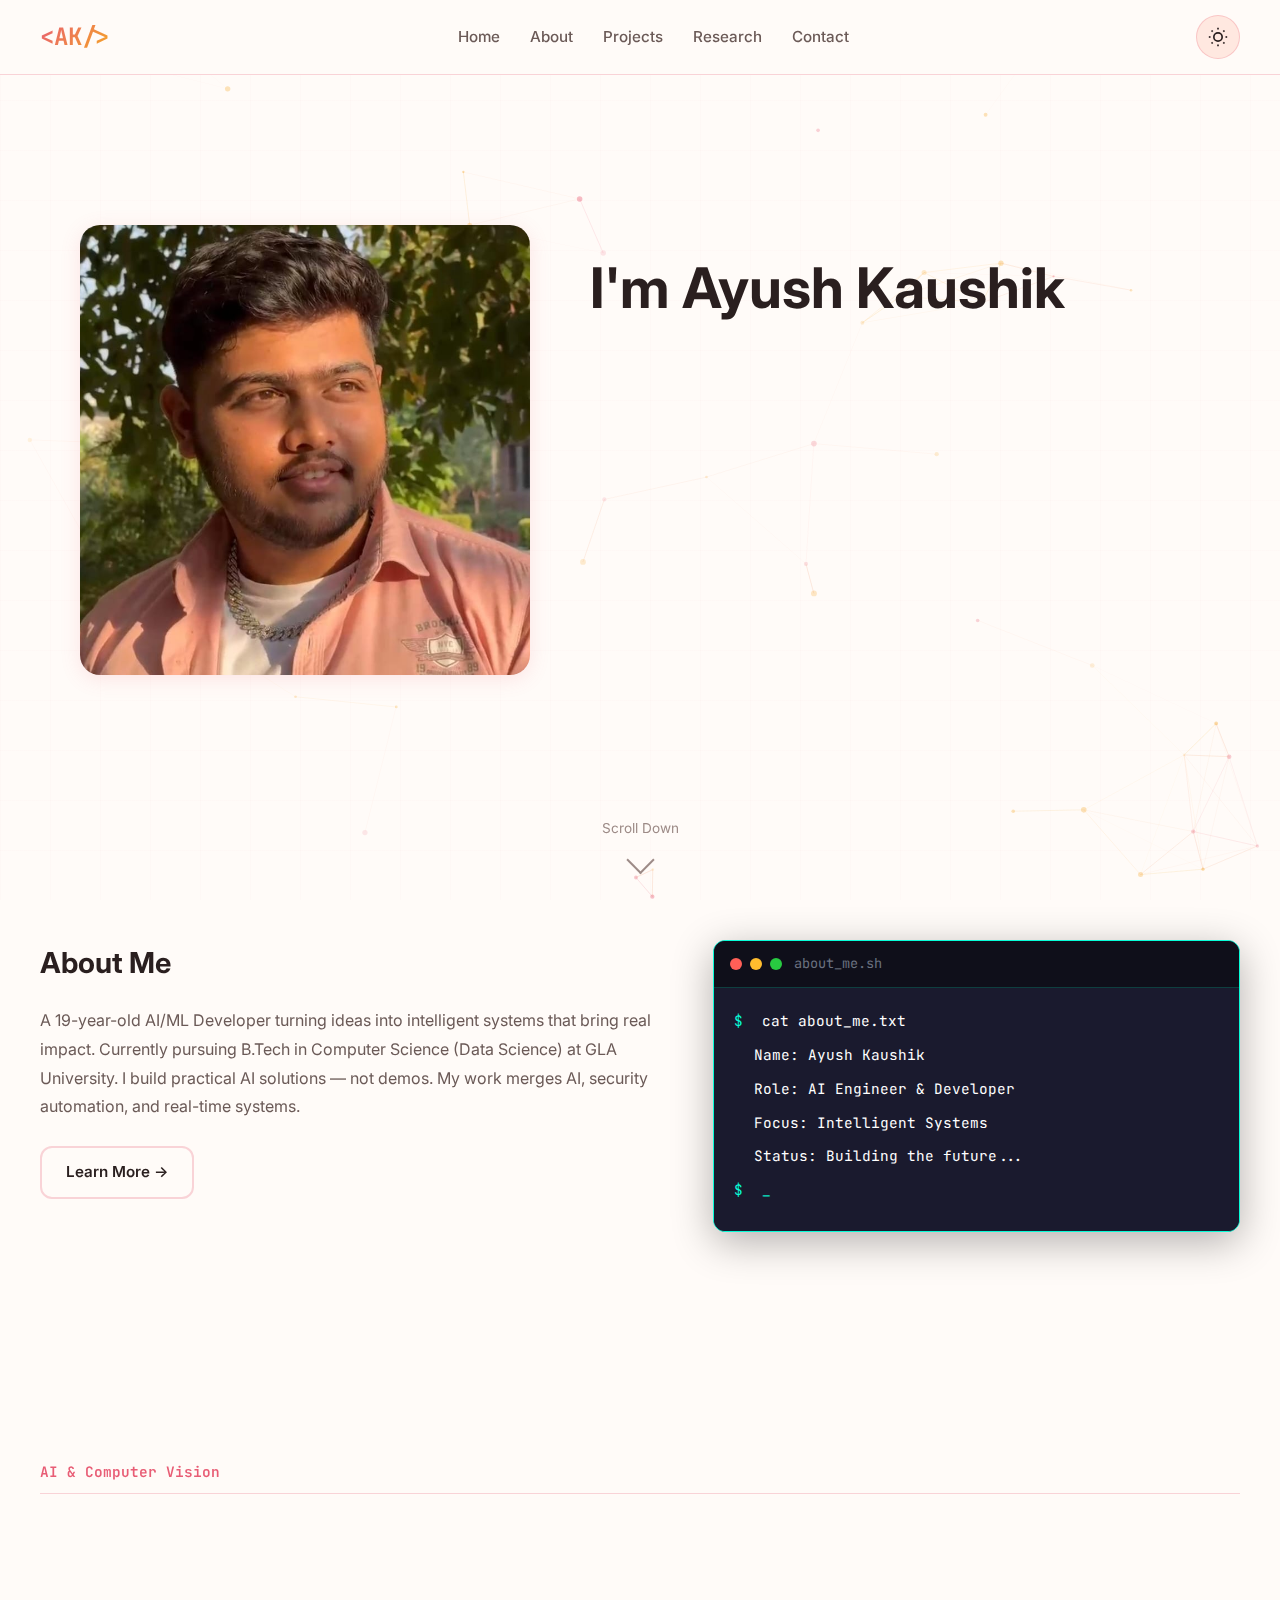
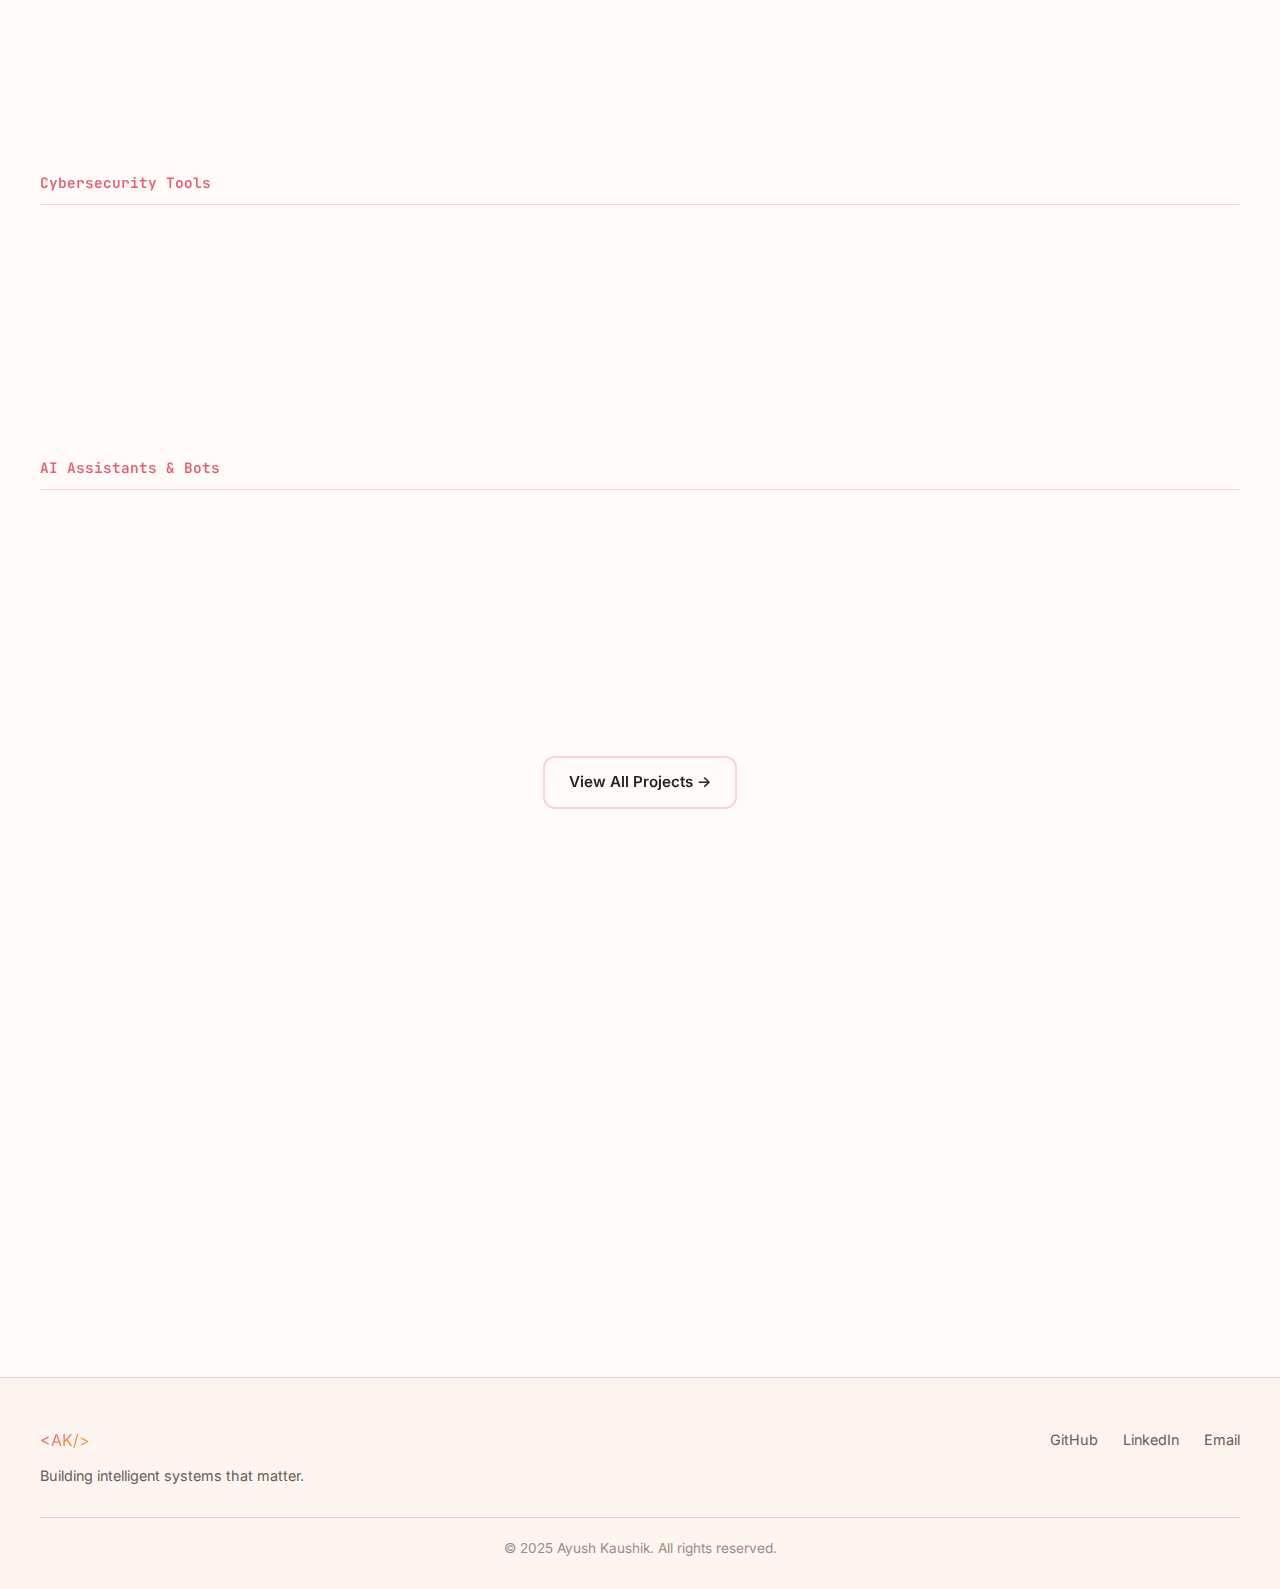
<file: index.html>
<!DOCTYPE html>
<html lang="en" data-theme="light">
<head>
    <meta charset="UTF-8">
    <meta name="viewport" content="width=device-width, initial-scale=1.0">
    <title>Ayush Kaushik | AI Engineer & Developer</title>
    <meta name="description" content="Portfolio of Ayush Kaushik - AI Engineer, Developer, and Data Science Student specializing in intelligent systems and ethical security research.">
    <link rel="preconnect" href="https://fonts.googleapis.com">
    <link rel="preconnect" href="https://fonts.gstatic.com" crossorigin>
    <link href="https://fonts.googleapis.com/css2?family=Orbitron:wght@400;500;600;700&family=Exo+2:wght@300;400;600&family=JetBrains+Mono:wght@400;600&display=swap" rel="stylesheet">
    <link href="https://fonts.googleapis.com/css2?family=Inter:wght@300;400;500;600;700&family=JetBrains+Mono:wght@400;500;600&display=swap" rel="stylesheet">
    <link rel="stylesheet" href="styles.css">
</head>
<body>
    <div class="bg-grid"></div>
    <canvas id="particles"></canvas>
    <div class="cursor-glow" id="cursor-glow"></div>

    <nav class="navbar">
        <div class="nav-brand">
            <a href="index.html" style="text-decoration: none;"><span class="brand-text">&lt;AK/&gt;</span></a>
        </div>
        <div class="nav-links">
            <a href="index.html">Home</a>
            <a href="about.html">About</a>
            <a href="projects.html">Projects</a>
            <a href="research.html">Research</a>
            <a href="contact.html">Contact</a>
        </div>
        <div class="nav-actions">
            <button class="theme-toggle" id="theme-toggle" aria-label="Toggle theme">
                <svg class="sun-icon" width="20" height="20" viewBox="0 0 24 24" fill="none" stroke="currentColor" stroke-width="2">
                    <circle cx="12" cy="12" r="5"></circle>
                    <line x1="12" y1="1" x2="12" y2="3"></line>
                    <line x1="12" y1="21" x2="12" y2="23"></line>
                    <line x1="4.22" y1="4.22" x2="5.64" y2="5.64"></line>
                    <line x1="18.36" y1="18.36" x2="19.78" y2="19.78"></line>
                    <line x1="1" y1="12" x2="3" y2="12"></line>
                    <line x1="21" y1="12" x2="23" y2="12"></line>
                    <line x1="4.22" y1="19.78" x2="5.64" y2="18.36"></line>
                    <line x1="18.36" y1="5.64" x2="19.78" y2="4.22"></line>
                </svg>
                <svg class="moon-icon" width="20" height="20" viewBox="0 0 24 24" fill="none" stroke="currentColor" stroke-width="2">
                    <path d="M21 12.79A9 9 0 1 1 11.21 3 7 7 0 0 0 21 12.79z"></path>
                </svg>
            </button>
            <button class="mobile-menu-btn" aria-label="Toggle menu">
                <span></span>
                <span></span>
                <span></span>
            </button>
        </div>
    </nav>

    <!-- Hero Section -->
    <section class="hero">
        <div class="hero-content">
            <div class="hero-image-container">
                <div class="hero-image-wrapper" id="hero-image">
                    <img src="Ak-light.png" alt="Ayush Kaushik - Light Mode" class="hero-img hero-img-light">
                    <img src="Ak-dark.png" alt="Ayush Kaushik - Dark Mode" class="hero-img hero-img-dark">
                    <div class="image-glow"></div>
                </div>
            </div>
            <div class="hero-text">
                <p class="hero-subtitle">// Hello, World!</p>
                <h1 class="hero-title">
                    I'm <span class="glitch-text" data-text="Ayush Kaushik">Ayush Kaushik</span>
                </h1>
                <div class="hero-role">
                    <span class="role-badge">AI Engineer</span>
                    <span class="role-divider">|</span>
                    <span class="role-badge">Developer</span>
                    <span class="role-divider">|</span>
                    <span class="role-badge">Security enthusiast</span>
                </div>
                <p class="hero-description">
                    AI/ML developer and emerging cybersecurity enthusiast, building intelligent
                    systems and practical tools that automate complex tasks. Driven to create
                    real-world solutions that combine smart engineering with secure design.
                </p>
                <!-- Typing roles animation -->
                <div class="hero-typing-roles">
                    <span class="typing-prefix">></span> <span id="typing-roles"></span><span class="typing-cursor"></span>
                </div>
                <div class="hero-cta">
                    <a href="projects.html" class="btn btn-primary">
                        <span>View Projects</span>
                        <svg width="20" height="20" viewBox="0 0 24 24" fill="none" stroke="currentColor" stroke-width="2">
                            <line x1="5" y1="12" x2="19" y2="12"></line>
                            <polyline points="12 5 19 12 12 19"></polyline>
                        </svg>
                    </a>
                    <a href="contact.html" class="btn btn-secondary">Get In Touch</a>
                </div>
                <div class="social-links">
                    <a href="https://github.com/Ak10604" target="_blank" class="social-link" aria-label="GitHub">
                        <svg viewBox="0 0 24 24" fill="currentColor" width="22" height="22"><path d="M12 0c-6.626 0-12 5.373-12 12 0 5.302 3.438 9.8 8.207 11.387.599.111.793-.261.793-.577v-2.234c-3.338.726-4.033-1.416-4.033-1.416-.546-1.387-1.333-1.756-1.333-1.756-1.089-.745.083-.729.083-.729 1.205.084 1.839 1.237 1.839 1.237 1.07 1.834 2.807 1.304 3.492.997.107-.775.418-1.305.762-1.604-2.665-.305-5.467-1.334-5.467-5.931 0-1.311.469-2.381 1.236-3.221-.124-.303-.535-1.524.117-3.176 0 0 1.008-.322 3.301 1.23.957-.266 1.983-.399 3.003-.404 1.02.005 2.047.138 3.006.404 2.291-1.552 3.297-1.23 3.297-1.23.653 1.653.242 2.874.118 3.176.77.84 1.235 1.911 1.235 3.221 0 4.609-2.807 5.624-5.479 5.921.43.372.823 1.102.823 2.222v3.293c0 .319.192.694.801.576 4.765-1.589 8.199-6.086 8.199-11.386 0-6.627-5.373-12-12-12z"/></svg>
                    </a>
                    <a href="https://www.linkedin.com/in/ayush-kaushik10604" target="_blank" class="social-link" aria-label="LinkedIn">
                        <svg viewBox="0 0 24 24" fill="currentColor" width="22" height="22"><path d="M19 0h-14c-2.761 0-5 2.239-5 5v14c0 2.761 2.239 5 5 5h14c2.762 0 5-2.239 5-5v-14c0-2.761-2.238-5-5-5zm-11 19h-3v-11h3v11zm-1.5-12.268c-.966 0-1.75-.79-1.75-1.764s.784-1.764 1.75-1.764 1.75.79 1.75 1.764-.783 1.764-1.75 1.764zm13.5 12.268h-3v-5.604c0-3.368-4-3.113-4 0v5.604h-3v-11h3v1.765c1.396-2.586 7-2.777 7 2.476v6.759z"/></svg>
                    </a>
                    <a href="mailto:sunny14kaushik7@gmail.com" class="social-link" aria-label="Email">
                        <svg width="22" height="22" viewBox="0 0 24 24" fill="none" stroke="currentColor" stroke-width="2">
                            <path d="M4 4h16c1.1 0 2 .9 2 2v12c0 1.1-.9 2-2 2H4c-1.1 0-2-.9-2-2V6c0-1.1.9-2 2-2z"></path>
                            <polyline points="22,6 12,13 2,6"></polyline>
                        </svg>
                    </a>
                </div>
            </div>
        </div>
        <div class="scroll-indicator" id="scroll-down">
            <span>Scroll Down</span>
            <div class="scroll-arrow"></div>
        </div>
    </section>

    <!-- Quick About + Terminal side by side -->
    <section class="section compact-section">
        <div class="container">
            <div class="quick-about-section">
                <div class="quick-about-text">
                    <h2>About Me</h2>
                    <p>
                        A 19-year-old AI/ML Developer turning ideas into intelligent systems that bring real impact. 
                        Currently pursuing B.Tech in Computer Science (Data Science) at GLA University. 
                        I build practical AI solutions — not demos. My work merges AI, security automation, 
                        and real-time systems.
                    </p>
                    <a href="about.html" class="btn btn-secondary">Learn More →</a>
                </div>
                <div class="terminal-window">
                    <div class="terminal-header">
                        <div class="terminal-buttons">
                            <span class="terminal-btn red"></span>
                            <span class="terminal-btn yellow"></span>
                            <span class="terminal-btn green"></span>
                        </div>
                        <span class="terminal-title">about_me.sh</span>
                    </div>
                    <div class="terminal-body">
                        <p><span class="terminal-prompt">$</span> cat about_me.txt</p>
                        <p class="terminal-output">Name: Ayush Kaushik</p>
                        <p class="terminal-output">Role: AI Engineer & Developer</p>
                        <p class="terminal-output">Focus: Intelligent Systems</p>
                        <p class="terminal-output">Status: Building the future...</p>
                        <p><span class="terminal-prompt">$</span> <span class="terminal-cursor">_</span></p>
                    </div>
                </div>
            </div>
        </div>
    </section>

    <!-- Projects directly with 3 of each type, reduced gaps -->
    <section class="section">
        <div class="container">
            <h2 class="section-title">
                <span class="title-decorator">&lt;</span>
                Projects
                <span class="title-decorator">/&gt;</span>
            </h2>

            <!-- AI & Computer Vision -->
            <div class="project-category-header">
                <span class="category-tag">AI & Computer Vision</span>
            </div>
            <div class="projects-grid-compact">
                <article class="project-card-mini" data-tilt>
                    <div class="project-card-inner">
                        <div class="project-icon-mini">
                            <svg width="24" height="24" viewBox="0 0 24 24" fill="none" stroke="currentColor" stroke-width="2">
                                <path d="M20 21v-2a4 4 0 0 0-4-4H8a4 4 0 0 0-4 4v2"></path>
                                <circle cx="12" cy="7" r="4"></circle>
                            </svg>
                        </div>
                        <h3>FaceTrack Attendance</h3>
                        <p>Face recognition attendance with ID mapping</p>
                        <div class="mini-tags"><span>Python</span><span>OpenCV</span></div>
                        <a href="https://github.com/Ak10604/FaceTrack-Smart-Attendance-System" target="_blank" class="card-link-overlay"></a>
                    </div>
                </article>
                <article class="project-card-mini" data-tilt>
                    <div class="project-card-inner">
                        <div class="project-icon-mini">
                            <svg width="24" height="24" viewBox="0 0 24 24" fill="none" stroke="currentColor" stroke-width="2">
                                <rect x="3" y="11" width="18" height="11" rx="2" ry="2"></rect>
                                <path d="M7 11V7a5 5 0 0 1 10 0v4"></path>
                            </svg>
                        </div>
                        <h3>Human and object deetection and recognition</h3>
                        <p>Human and object deetection and recognition via OpenCV and pre trained dataset </p>
                        <div class="mini-tags"><span>Python</span><span>OpenCV</span></div>
                        <a href="https://github.com/Ak10604/Human-and-Object-Detection-CV" target="_blank" class="card-link-overlay"></a>
                    </div>
                </article>
                <article class="project-card-mini" data-tilt>
                    <div class="project-card-inner">
                        <div class="project-icon-mini">
                            <svg width="24" height="24" viewBox="0 0 24 24" fill="none" stroke="currentColor" stroke-width="2">
                                <path d="M1 12s4-8 11-8 11 8 11 8-4 8-11 8-11-8-11-8z"></path>
                                <circle cx="12" cy="12" r="3"></circle>
                            </svg>
                        </div>
                        <h3>Virtual Hand Controlable cursor </h3>
                        <p>Control cursor with just hand moments    </p>
                        <div class="mini-tags"><span>Python</span><span>MediaPipe</span></div>
                        <a href="https://github.com/Ak10604/Virtual-Hand-Control" target="_blank" class="card-link-overlay"></a>
                    </div>
                </article>
            </div>

            <!-- Cybersecurity -->
            <div class="project-category-header">
                <span class="category-tag">Cybersecurity Tools</span>
            </div>
            <div class="projects-grid-compact">
                <article class="project-card-mini" data-tilt>
                    <div class="project-card-inner">
                        <div class="project-icon-mini">
                            <svg width="24" height="24" viewBox="0 0 24 24" fill="none" stroke="currentColor" stroke-width="2">
                                <path d="M21 16V8a2 2 0 0 0-1-1.73l-7-4a2 2 0 0 0-2 0l-7 4A2 2 0 0 0 3 8v8a2 2 0 0 0 1 1.73l7 4a2 2 0 0 0 2 0l7-4A2 2 0 0 0 21 16z"></path>
                            </svg>
                        </div>
                        <h3>PassToKey PBKDF2 Based Key Generator</h3>
                        <p>Python tool that derives cryptographic keys from passwords using PBKDF2 with HMAC-SHA256. </p>
                        <div class="mini-tags"><span>Python</span><span>cryptography</span></div>
                        <a href="https://github.com/Ak10604/PassToKey-PBKDF2-Based-Key-Generator" target="_blank" class="card-link-overlay"></a>
                    </div>
                </article>
                <article class="project-card-mini" data-tilt>
                    <div class="project-card-inner">
                        <div class="project-icon-mini">
                            <svg width="24" height="24" viewBox="0 0 24 24" fill="none" stroke="currentColor" stroke-width="2">
                                <rect x="3" y="11" width="18" height="11" rx="2" ry="2"></rect>
                                <path d="M7 11V7a5 5 0 0 1 10 0v4"></path>
                            </svg>
                        </div>
                        <h3>Password Analyzer</h3>
                        <p> Password Strength Checker</p>
                        <div class="mini-tags"><span>Python</span><span>Security</span></div>
                        <a href="https://github.com/Ak10604/Password-Strength-Checker" target="_blank" class="card-link-overlay"></a>
                    </div>
                </article>
                <article class="project-card-mini" data-tilt>
                    <div class="project-card-inner">
                        <div class="project-icon-mini">
                            <svg width="24" height="24" viewBox="0 0 24 24" fill="none" stroke="currentColor" stroke-width="2">
                                <circle cx="12" cy="12" r="10"></circle>
                                <path d="M9.09 9a3 3 0 0 1 5.83 1c0 2-3 3-3 3"></path>
                                <line x1="12" y1="17" x2="12.01" y2="17"></line>
                            </svg>
                        </div>
                        <h3>Encrypt or decrypt files</h3>
                        <p>tool to encrypt or decrypt files and folders using AES encryption with password protection. </p>
                        <div class="mini-tags"><span>Python</span><span>BASE64</span></div>
                        <a href="https://github.com/Ak10604/encrypt-decrypt-folder-tool" target="_blank" class="card-link-overlay"></a>
                    </div>
                </article>
            </div>

            <!-- AI Assistants -->
            <div class="project-category-header">
                <span class="category-tag">AI Assistants & Bots</span>
            </div>
            <div class="projects-grid-compact">
                <article class="project-card-mini" data-tilt>
                    <div class="project-card-inner">
                        <div class="project-icon-mini">
                            <svg width="24" height="24" viewBox="0 0 24 24" fill="none" stroke="currentColor" stroke-width="2">
                                <path d="M21 15a2 2 0 0 1-2 2H7l-4 4V5a2 2 0 0 1 2-2h14a2 2 0 0 1 2 2z"></path>
                            </svg>
                        </div>
                        <h3>Dexa AI Assistant</h3>
                        <p>An voice controlable customizable AI assistant for desktop usage </p>
                        <div class="mini-tags"><span>Python</span><span>OpenCV</span></div>
                        <a href="https://github.com/Ak10604/DexaAI-Desktop-Assistant" target="_blank" class="card-link-overlay"></a>
                    </div>
                </article>
                <article class="project-card-mini" data-tilt>
                    <div class="project-card-inner">
                        <div class="project-icon-mini">
                            <svg width="24" height="24" viewBox="0 0 24 24" fill="none" stroke="currentColor" stroke-width="2">
                                <circle cx="12" cy="12" r="10"></circle>
                                <line x1="2" y1="12" x2="22" y2="12"></line>
                                <path d="M12 2a15.3 15.3 0 0 1 4 10 15.3 15.3 0 0 1-4 10 15.3 15.3 0 0 1-4-10 15.3 15.3 0 0 1 4-10z"></path>
                            </svg>
                        </div>
                        <h3>Smart-Siksha — AI Personal Teacher</h3>
                        <p>Automated chat responses</p>
                        <div class="mini-tags"><span>Python</span><span>Flask</span></div>
                        <a href="https://github.com/Ak10604/Smart-siksha_Ai-personal-teacher" target="_blank" class="card-link-overlay"></a>
                    </div>
                </article>
                <article class="project-card-mini" data-tilt>
                    <div class="project-card-inner">
                        <div class="project-icon-mini">
                            <svg width="24" height="24" viewBox="0 0 24 24" fill="none" stroke="currentColor" stroke-width="2">
                                <rect x="2" y="3" width="20" height="14" rx="2" ry="2"></rect>
                                <line x1="8" y1="21" x2="16" y2="21"></line>
                                <line x1="12" y1="17" x2="12" y2="21"></line>
                            </svg>
                        </div>
                        <h3>Tracktive AI Competitor Tracker</h3>
                        <p>Track your Competition easily live and fast with detailed reports </p>
                        <div class="mini-tags"><span>Python</span><span>Speech</span><span>Flask</span></div>
                        <a href="https://github.com/Ak10604/-Tracktive-AI-Competitor-Tracker/tree/main" target="_blank" class="card-link-overlay"></a>
                    </div>
                </article>
            </div>

            <div class="section-more">
                <a href="projects.html" class="btn btn-secondary">View All Projects →</a>
            </div>
        </div>
    </section>

    <!-- Achievements with Ak.png in each -->
    <section class="section">
        <div class="container">
            <h2 class="section-title">
                <span class="title-decorator">&lt;</span>
                Achievements
                <span class="title-decorator">/&gt;</span>
            </h2>

            <div class="achievements-showcase">
                <div class="achievement-item" data-tilt>
                    <div class="achievement-image-slot">
                        <img src="image.png" alt="Ayush Kaushik">
                    </div>
                    <div class="achievement-info">
                        <span class="achievement-badge">2024</span>
                        <h3>Hackathon Winner</h3>
                        <p>College Hackathon winner</p>
                    </div>
                </div>
                <div class="achievement-item" data-tilt>
                    <div class="achievement-image-slot">
                        <img src="adobe.png" alt="Ayush Kaushik">
                    </div>
                    <div class="achievement-info">
                        <span class="achievement-badge">2024</span>
                        <h3>Adobe Hackathon</h3>
                        <p>Adobe India Hackathon</p>
                    </div>
                </div>
                <div class="achievement-item" data-tilt>
                    <div class="achievement-image-slot">
                        <img src="image copy.png" alt="Ayush Kaushik">
                    </div>
                    <div class="achievement-info">
                        <span class="achievement-badge">2025</span>
                        <h3>National Hackathon Participant</h3>
                        <p>HackaTone - IIT Delhi And more</p>
                    </div>
                </div>
                <div class="achievement-item" data-tilt>
                    <div class="achievement-image-slot">
                        <img src="image copy 2.png" alt="Ayush Kaushik">
                    </div>
                    <div class="achievement-info">
                        <span class="achievement-badge">2025</span>
                        <h3>Applied AI/ML Development</h3>
                        <p>Intelligent system implementation</p>
                    </div>
                </div>
            </div>
        </div>
    </section>

    <footer class="footer">
        <div class="container">
            <div class="footer-content">
                <div class="footer-brand">
                    <a href="index.html" style="text-decoration: none;"><span class="brand-text">&lt;AK/&gt;</span></a>
                    <p>Building intelligent systems that matter.</p>
                </div>
                <div class="footer-links">
                    <a href="https://github.com/Ak10604" target="_blank">GitHub</a>
                    <a href="https://www.linkedin.com/in/ayush-kaushik10604" target="_blank">LinkedIn</a>
                    <a href="mailto:sunny14kaushik7@gmail.com">Email</a>
                </div>
            </div>
            <div class="footer-bottom">
                <p>&copy; 2025 Ayush Kaushik. All rights reserved.</p>
            </div>
        </div>
    </footer>

    <script src="script.js"></script>
</body>
</html>
</file>
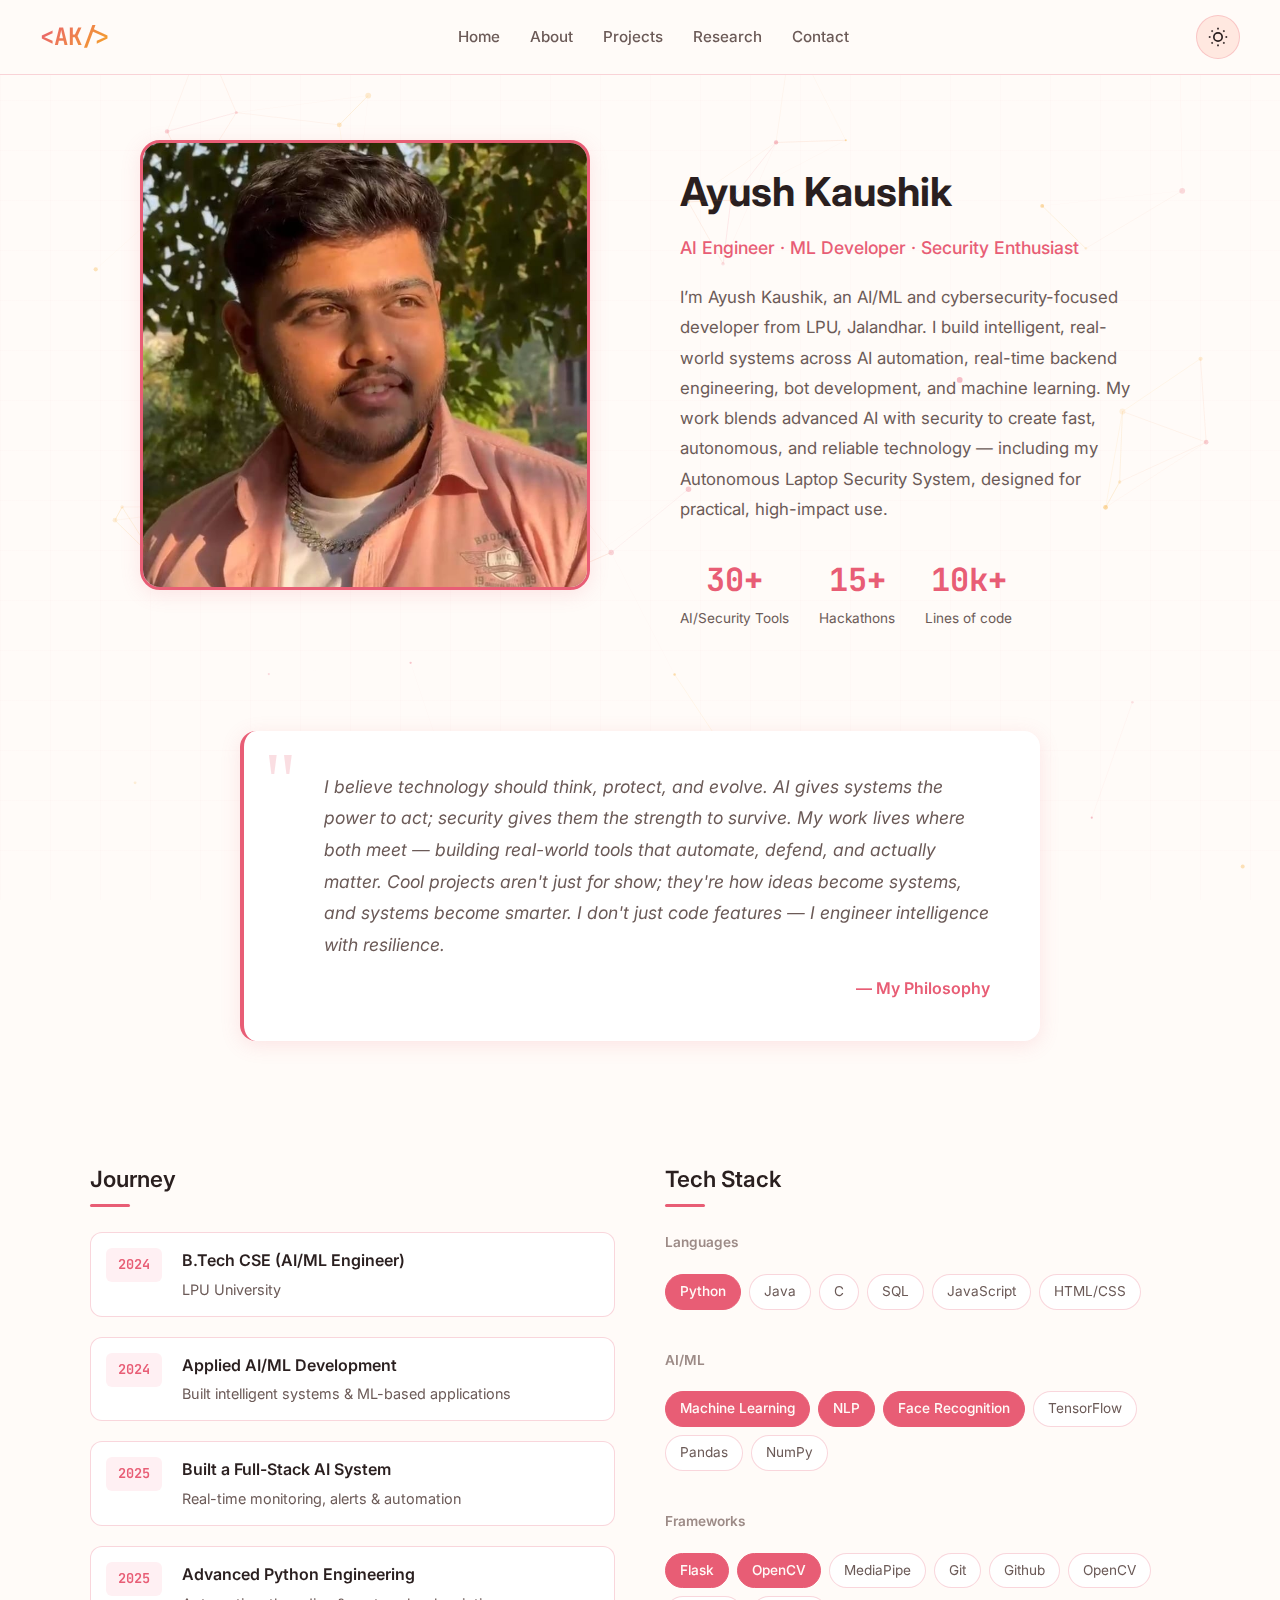
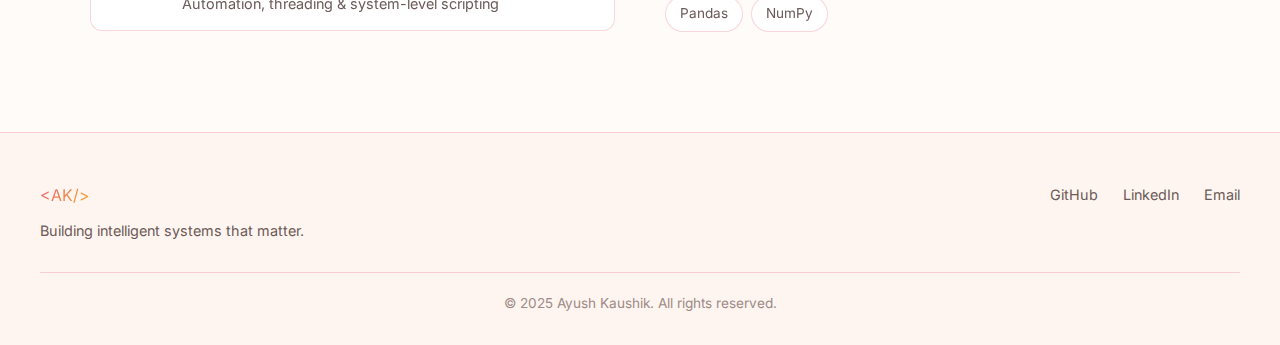
<file: about.html>
<!DOCTYPE html>
<html lang="en" data-theme="light">
<head>
    <meta charset="UTF-8">
    <meta name="viewport" content="width=device-width, initial-scale=1.0">
    <title>About Me | Ayush Kaushik</title>
    <link rel="preconnect" href="https://fonts.googleapis.com">
    <link rel="preconnect" href="https://fonts.gstatic.com" crossorigin>
    <link href="https://fonts.googleapis.com/css2?family=Inter:wght@300;400;500;600;700&family=JetBrains+Mono:wght@400;500;600&display=swap" rel="stylesheet">
    <link rel="stylesheet" href="styles.css">
<!-- Google tag (gtag.js) -->
    <script async src="https://www.googletagmanager.com/gtag/js?id=G-7B1DYNPPPF"></script>
    <script>
      window.dataLayer = window.dataLayer || [];
      function gtag(){dataLayer.push(arguments);}
      gtag('js', new Date());

      gtag('config', 'G-7B1DYNPPPF');
    </script>
</head>
    
<body>
    <div class="bg-grid"></div>
    <canvas id="particles"></canvas>
    <div class="cursor-glow" id="cursor-glow"></div>

    <nav class="navbar">
        <div class="nav-brand">
            <a href="index.html" style="text-decoration: none;"><span class="brand-text">&lt;AK/&gt;</span></a>
        </div>
        <div class="nav-links">
            <a href="index.html">Home</a>
            <a href="about.html">About</a>
            <a href="projects.html">Projects</a>
            <a href="research.html">Research</a>
            <a href="contact.html">Contact</a>
        </div>
        <div class="nav-actions">
            <button class="theme-toggle" id="theme-toggle" aria-label="Toggle theme">
                <svg class="sun-icon" width="20" height="20" viewBox="0 0 24 24" fill="none" stroke="currentColor" stroke-width="2">
                    <circle cx="12" cy="12" r="5"></circle>
                    <line x1="12" y1="1" x2="12" y2="3"></line>
                    <line x1="12" y1="21" x2="12" y2="23"></line>
                    <line x1="4.22" y1="4.22" x2="5.64" y2="5.64"></line>
                    <line x1="18.36" y1="18.36" x2="19.78" y2="19.78"></line>
                    <line x1="1" y1="12" x2="3" y2="12"></line>
                    <line x1="21" y1="12" x2="23" y2="12"></line>
                    <line x1="4.22" y1="19.78" x2="5.64" y2="18.36"></line>
                    <line x1="18.36" y1="5.64" x2="19.78" y2="4.22"></line>
                </svg>
                <svg class="moon-icon" width="20" height="20" viewBox="0 0 24 24" fill="none" stroke="currentColor" stroke-width="2">
                    <path d="M21 12.79A9 9 0 1 1 11.21 3 7 7 0 0 0 21 12.79z"></path>
                </svg>
            </button>
            <button class="mobile-menu-btn" aria-label="Toggle menu">
                <span></span>
                <span></span>
                <span></span>
            </button>
        </div>
    </nav>

    <!-- Redesigned About Hero: Image left, intro + stats right -->
    <section class="about-hero-redesign">
        <div class="container">
            <div class="about-main-grid">
                <!-- Left: Image -->
                <div class="about-image-side">
                    <div class="about-image-wrapper">
                        <img src="Ak-dark.png" alt="Ayush Kaushik" class="about-profile-img theme-image" data-light="Ak-light.png" data-dark="Ak-dark.png">
                        <div class="about-image-glow"></div>
                    </div>
                </div>
                
                <!-- Right: Intro + Stats -->
                <div class="about-text-side">
                    <h1 class="about-name">Ayush Kaushik</h1>
                    <p class="about-role">AI Engineer · ML Developer · Security Enthusiast</p>
                    <p class="about-description">
                        I’m Ayush Kaushik, an AI/ML and cybersecurity-focused developer from LPU, Jalandhar.
                        I build intelligent, real-world systems across AI automation, real-time backend engineering, bot development, and machine learning.
                        My work blends advanced AI with security to create fast, autonomous, and reliable technology — including my Autonomous Laptop Security System, designed for practical, high-impact use.
                    </p>
                    
                    <!-- Stats under intro -->
                    <div class="about-stats-row">
                        <div class="about-stat-item">
                            <span class="about-stat-num">30+</span>
                            <span class="about-stat-label">AI/Security Tools</span>
                        </div>
                        <div class="about-stat-item">
                            <span class="about-stat-num">15+</span>
                            <span class="about-stat-label">Hackathons</span>
                        </div>
                            <div class="about-stat-item">
                            <span class="about-stat-num">10k+</span>
                            <span class="about-stat-label">Lines of code</span>
                        </div>

                    </div>
                </div>
            </div>
        </div>
    </section>

    <!-- Philosophy Quote (Book Style) -->
    <section class="section compact-section">
        <div class="container">
            <div class="book-quote">
                <div class="book-quote-mark">"</div>
                <blockquote>
                    I believe technology should think, protect, and evolve.
                    AI gives systems the power to act; security gives them the strength to survive.
                    My work lives where both meet — building real-world tools that automate, defend, and actually matter.
                    Cool projects aren't just for show; they're how ideas become systems, and systems become smarter.
                    I don't just code features — I engineer intelligence with resilience.
                </blockquote>
                <cite>— My Philosophy</cite>
            </div>
        </div>
    </section>

    <!-- Two column: Journey left, Tech Stack right with proper CSS -->
    <section class="section">
        <div class="container">
            <div class="journey-tech-row">
                <!-- Journey Column -->
                <div class="journey-column">
                    <h3 class="column-title">Journey</h3>
                    <div class="journey-list">
                        <div class="journey-entry">
                            <span class="journey-year">2024</span>
                            <div class="journey-details">
                                <h4>B.Tech CSE (AI/ML Engineer)</h4>
                                <p>LPU University </p>
                            </div>
                        </div>
                        <div class="journey-entry">
                            <span class="journey-year">2024</span>
                            <div class="journey-details">
                                <h4>Applied AI/ML Development</h4>
                                <p>Built intelligent systems & ML-based applications</p>
                            </div>
                        </div>
                        <div class="journey-entry">
                            <span class="journey-year">2025</span>
                            <div class="journey-details">
                                <h4>Built a Full-Stack AI System</h4>
                                <p>Real-time monitoring, alerts & automation</p>
                            </div>
                        </div>
                        <div class="journey-entry">
                            <span class="journey-year">2025</span>
                            <div class="journey-details">
                                <h4>Advanced Python Engineering</h4>
                                <p>Automation, threading & system-level scripting</p>
                            </div>
                        </div>
                    </div>
                </div>

                <!-- Tech Stack Column -->
                <div class="tech-column">
                    <h3 class="column-title">Tech Stack</h3>
                    <div class="tech-stack-list">
                        <div class="tech-row">
                            <span class="tech-label">Languages</span>
                            <div class="tech-tags">
                                <span class="tech-tag highlight">Python</span>
                                <span class="tech-tag">Java</span>
                                <span class="tech-tag">C</span>
                                <span class="tech-tag">SQL</span>
                                <span class="tech-tag">JavaScript</span>
                                <span class="tech-tag">HTML/CSS</span>
                            </div>
                        </div>
                        <div class="tech-row">
                            <span class="tech-label">AI/ML</span>
                            <div class="tech-tags">
                                <span class="tech-tag highlight">Machine Learning</span>
                                <span class="tech-tag highlight">NLP</span>
                                <span class="tech-tag highlight">Face Recognition</span>
                                <span class="tech-tag">TensorFlow</span>
                                <span class="tech-tag">Pandas</span>
                                <span class="tech-tag">NumPy</span>
                            </div>
                        </div>
                        <div class="tech-row">
                            <span class="tech-label">Frameworks</span>
                            <div class="tech-tags">
                                <span class="tech-tag highlight">Flask</span>
                                <span class="tech-tag highlight">OpenCV</span>
                                <span class="tech-tag">MediaPipe</span>
                                <span class="tech-tag">Git</span>
                                <span class="tech-tag">Github</span>
                                <span class="tech-tag">OpenCV</span>
                                <span class="tech-tag">Pandas</span>
                                <span class="tech-tag">NumPy</span>
                            </div>
                        </div>

                    </div>
                </div>
            </div>
        </div>
    </section>

    <footer class="footer">
        <div class="container">
            <div class="footer-content">
                <div class="footer-brand">
                    <a href="index.html" style="text-decoration: none;"><span class="brand-text">&lt;AK/&gt;</span></a>
                    <p>Building intelligent systems that matter.</p>
                </div>
                <div class="footer-links">
                    <a href="https://github.com/Ak10604" target="_blank">GitHub</a>
                    <a href="https://www.linkedin.com/in/ayush-kaushik10604" target="_blank">LinkedIn</a>
                    <a href="mailto:sunny14kaushik7@gmail.com">Email</a>
                </div>
            </div>
            <div class="footer-bottom">
                <p>&copy; 2025 Ayush Kaushik. All rights reserved.</p>
            </div>
        </div>
    </footer>

    <script src="script.js"></script>
</body>
</html>
</file>
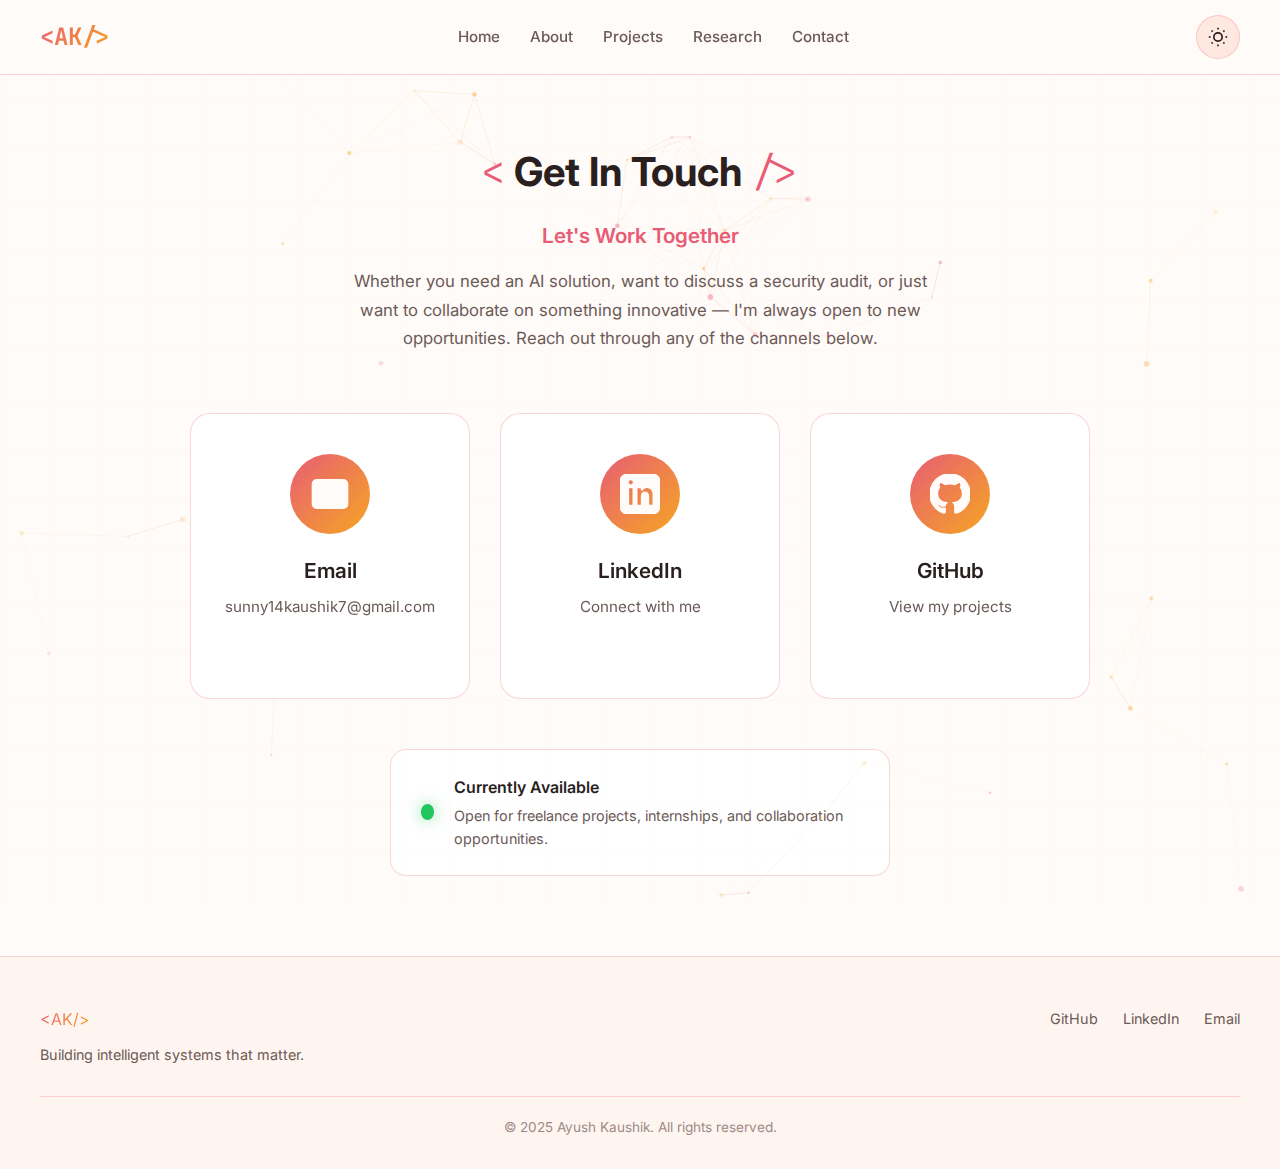
<file: contact.html>
<!DOCTYPE html>
<html lang="en" data-theme="light">
<head>
    <meta charset="UTF-8">
    <meta name="viewport" content="width=device-width, initial-scale=1.0">
    <title>Contact | Ayush Kaushik</title>
    <link rel="preconnect" href="https://fonts.googleapis.com">
    <link rel="preconnect" href="https://fonts.gstatic.com" crossorigin>
    <link href="https://fonts.googleapis.com/css2?family=Inter:wght@300;400;500;600;700&family=JetBrains+Mono:wght@400;500;600&display=swap" rel="stylesheet">
    <link rel="stylesheet" href="styles.css">
    <!-- Google tag (gtag.js) -->
<script async src="https://www.googletagmanager.com/gtag/js?id=G-7B1DYNPPPF"></script>
<script>
  window.dataLayer = window.dataLayer || [];
  function gtag(){dataLayer.push(arguments);}
  gtag('js', new Date());

  gtag('config', 'G-7B1DYNPPPF');
</script>
</head>
<body>
    <div class="bg-grid"></div>
    <canvas id="particles"></canvas>
    <div class="cursor-glow" id="cursor-glow"></div>

    <nav class="navbar">
        <div class="nav-brand">
            <a href="index.html" style="text-decoration: none;"><span class="brand-text">&lt;AK/&gt;</span></a>
        </div>
        <div class="nav-links">
            <a href="index.html">Home</a>
            <a href="about.html">About</a>
            <a href="projects.html">Projects</a>
            <a href="research.html">Research</a>
            <a href="contact.html">Contact</a>
        </div>
        <div class="nav-actions">
            <button class="theme-toggle" id="theme-toggle" aria-label="Toggle theme">
                <svg class="sun-icon" width="20" height="20" viewBox="0 0 24 24" fill="none" stroke="currentColor" stroke-width="2">
                    <circle cx="12" cy="12" r="5"></circle>
                    <line x1="12" y1="1" x2="12" y2="3"></line>
                    <line x1="12" y1="21" x2="12" y2="23"></line>
                    <line x1="4.22" y1="4.22" x2="5.64" y2="5.64"></line>
                    <line x1="18.36" y1="18.36" x2="19.78" y2="19.78"></line>
                    <line x1="1" y1="12" x2="3" y2="12"></line>
                    <line x1="21" y1="12" x2="23" y2="12"></line>
                    <line x1="4.22" y1="19.78" x2="5.64" y2="18.36"></line>
                    <line x1="18.36" y1="5.64" x2="19.78" y2="4.22"></line>
                </svg>
                <svg class="moon-icon" width="20" height="20" viewBox="0 0 24 24" fill="none" stroke="currentColor" stroke-width="2">
                    <path d="M21 12.79A9 9 0 1 1 11.21 3 7 7 0 0 0 21 12.79z"></path>
                </svg>
            </button>
            <button class="mobile-menu-btn" aria-label="Toggle menu">
                <span></span>
                <span></span>
                <span></span>
            </button>
        </div>
    </nav>

    <!-- Redesigned Contact Page with clickable cards -->
    <section class="contact-page">
        <div class="container">
            <div class="contact-header">
                <h1>
                    <span class="title-decorator">&lt;</span>
                    Get In Touch
                    <span class="title-decorator">/&gt;</span>
                </h1>
                <p class="contact-subtitle">Let's Work Together</p>
                <p class="contact-description">
                    Whether you need an AI solution, want to discuss a security audit, or just want to collaborate on something innovative — 
                    I'm always open to new opportunities. Reach out through any of the channels below.
                </p>
            </div>
            
            <!-- Clickable Contact Cards -->
            <div class="contact-cards-grid">
                <a href="mailto:sunny14kaushik7@gmail.com" class="contact-card" data-tilt>
                    <div class="contact-card-icon">
                        <svg width="40" height="40" viewBox="0 0 24 24" fill="none" stroke="currentColor" stroke-width="2">
                            <path d="M4 4h16c1.1 0 2 .9 2 2v12c0 1.1-.9 2-2 2H4c-1.1 0-2-.9-2-2V6c0-1.1.9-2 2-2z"></path>
                            <polyline points="22,6 12,13 2,6"></polyline>
                        </svg>
                    </div>
                    <h3 class="contact-card-title">Email</h3>
                    <p class="contact-card-value">sunny14kaushik7@gmail.com</p>
                    <span class="contact-card-action">Send Email →</span>
                </a>
                
                <a href="https://www.linkedin.com/in/ayush-kaushik10604" target="_blank" class="contact-card" data-tilt>
                    <div class="contact-card-icon">
                        <svg viewBox="0 0 24 24" fill="currentColor" width="40" height="40"><path d="M19 0h-14c-2.761 0-5 2.239-5 5v14c0 2.761 2.239 5 5 5h14c2.762 0 5-2.239 5-5v-14c0-2.761-2.238-5-5-5zm-11 19h-3v-11h3v11zm-1.5-12.268c-.966 0-1.75-.79-1.75-1.764s.784-1.764 1.75-1.764 1.75.79 1.75 1.764-.783 1.764-1.75 1.764zm13.5 12.268h-3v-5.604c0-3.368-4-3.113-4 0v5.604h-3v-11h3v1.765c1.396-2.586 7-2.777 7 2.476v6.759z"/></svg>
                    </div>
                    <h3 class="contact-card-title">LinkedIn</h3>
                    <p class="contact-card-value">Connect with me</p>
                    <span class="contact-card-action">View Profile →</span>
                </a>
                
                <a href="https://github.com/Ak10604" target="_blank" class="contact-card" data-tilt>
                    <div class="contact-card-icon">
                        <svg viewBox="0 0 24 24" fill="currentColor" width="40" height="40"><path d="M12 0c-6.626 0-12 5.373-12 12 0 5.302 3.438 9.8 8.207 11.387.599.111.793-.261.793-.577v-2.234c-3.338.726-4.033-1.416-4.033-1.416-.546-1.387-1.333-1.756-1.333-1.756-1.089-.745.083-.729.083-.729 1.205.084 1.839 1.237 1.839 1.237 1.07 1.834 2.807 1.304 3.492.997.107-.775.418-1.305.762-1.604-2.665-.305-5.467-1.334-5.467-5.931 0-1.311.469-2.381 1.236-3.221-.124-.303-.535-1.524.117-3.176 0 0 1.008-.322 3.301 1.23.957-.266 1.983-.399 3.003-.404 1.02.005 2.047.138 3.006.404 2.291-1.552 3.297-1.23 3.297-1.23.653 1.653.242 2.874.118 3.176.77.84 1.235 1.911 1.235 3.221 0 4.609-2.807 5.624-5.479 5.921.43.372.823 1.102.823 2.222v3.293c0 .319.192.694.801.576 4.765-1.589 8.199-6.086 8.199-11.386 0-6.627-5.373-12-12-12z"/></svg>
                    </div>
                    <h3 class="contact-card-title">GitHub</h3>
                    <p class="contact-card-value">View my projects</p>
                    <span class="contact-card-action">Explore Repos →</span>
                </a>
            </div>
            
            <!-- Availability Notice -->
            <div class="contact-availability-box">
                <div class="availability-indicator"></div>
                <div class="availability-text">
                    <h4>Currently Available</h4>
                    <p>Open for freelance projects, internships, and collaboration opportunities.</p>
                </div>
            </div>
        </div>
    </section>

    <footer class="footer">
        <div class="container">
            <div class="footer-content">
                <div class="footer-brand">
                    <a href="index.html" style="text-decoration: none;"><span class="brand-text">&lt;AK/&gt;</span></a>
                    <p>Building intelligent systems that matter.</p>
                </div>
                <div class="footer-links">
                    <a href="https://github.com/Ak10604" target="_blank">GitHub</a>
                    <a href="https://www.linkedin.com/in/ayush-kaushik10604" target="_blank">LinkedIn</a>
                    <a href="mailto:sunny14kaushik7@gmail.com">Email</a>
                </div>
            </div>
            <div class="footer-bottom">
                <p>&copy; 2025 Ayush Kaushik. All rights reserved.</p>
            </div>
        </div>
    </footer>

    <script src="script.js"></script>
</body>
</html>
</file>
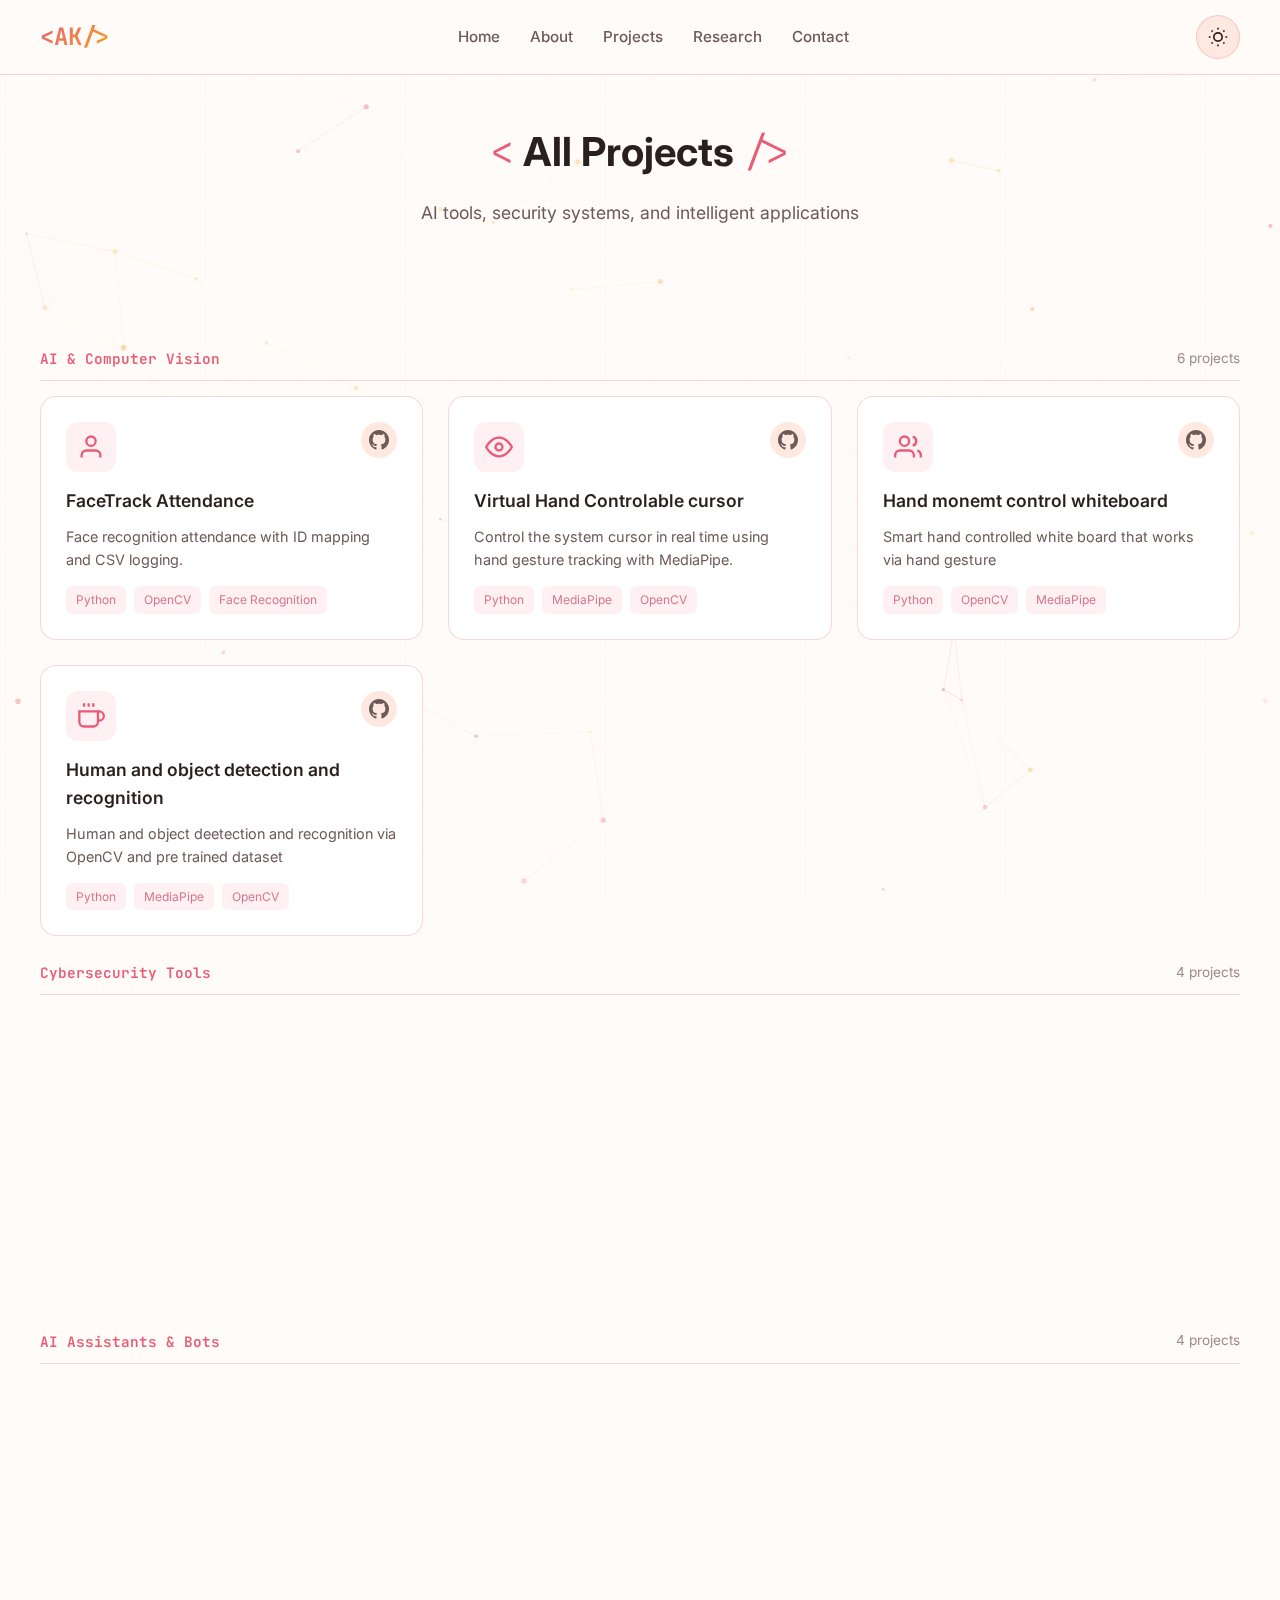
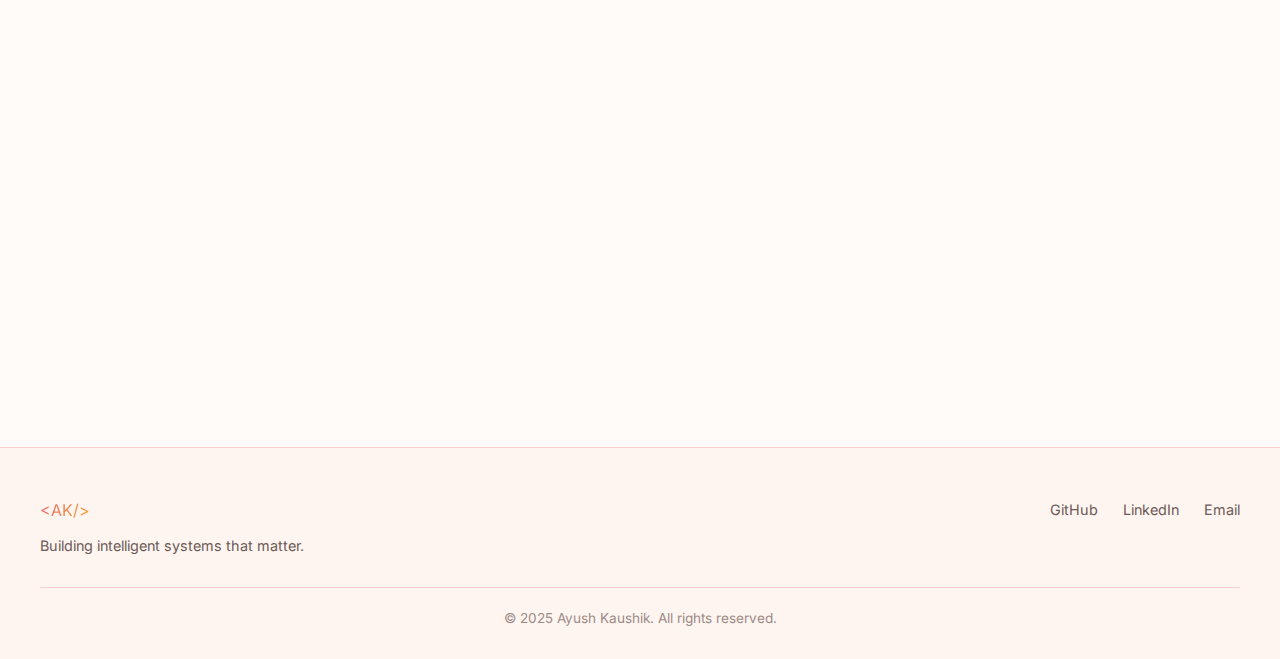
<file: projects.html>
<!DOCTYPE html>
<html lang="en" data-theme="light">
<head>
    <meta charset="UTF-8">
    <meta name="viewport" content="width=device-width, initial-scale=1.0">
    <title>Projects | Ayush Kaushik</title>
    <link rel="preconnect" href="https://fonts.googleapis.com">
    <link rel="preconnect" href="https://fonts.gstatic.com" crossorigin>
    <link href="https://fonts.googleapis.com/css2?family=Inter:wght@300;400;500;600;700&family=JetBrains+Mono:wght@400;500;600&display=swap" rel="stylesheet">
    <link rel="stylesheet" href="styles.css">
    <!-- Google tag (gtag.js) -->
<script async src="https://www.googletagmanager.com/gtag/js?id=G-7B1DYNPPPF"></script>
<script>
  window.dataLayer = window.dataLayer || [];
  function gtag(){dataLayer.push(arguments);}
  gtag('js', new Date());

  gtag('config', 'G-7B1DYNPPPF');
</script>
</head>
<body>
    <div class="bg-grid"></div>
    <canvas id="particles"></canvas>
    <div class="cursor-glow" id="cursor-glow"></div>

    <nav class="navbar">
        <div class="nav-brand">
            <a href="index.html" style="text-decoration: none;"><span class="brand-text">&lt;AK/&gt;</span></a>
        </div>
        <div class="nav-links">
            <a href="index.html">Home</a>
            <a href="about.html">About</a>
            <a href="projects.html">Projects</a>
            <a href="research.html">Research</a>
            <a href="contact.html">Contact</a>
        </div>
        <div class="nav-actions">
            <button class="theme-toggle" id="theme-toggle" aria-label="Toggle theme">
                <svg class="sun-icon" width="20" height="20" viewBox="0 0 24 24" fill="none" stroke="currentColor" stroke-width="2">
                    <circle cx="12" cy="12" r="5"></circle>
                    <line x1="12" y1="1" x2="12" y2="3"></line>
                    <line x1="12" y1="21" x2="12" y2="23"></line>
                    <line x1="4.22" y1="4.22" x2="5.64" y2="5.64"></line>
                    <line x1="18.36" y1="18.36" x2="19.78" y2="19.78"></line>
                    <line x1="1" y1="12" x2="3" y2="12"></line>
                    <line x1="21" y1="12" x2="23" y2="12"></line>
                    <line x1="4.22" y1="19.78" x2="5.64" y2="18.36"></line>
                    <line x1="18.36" y1="5.64" x2="19.78" y2="4.22"></line>
                </svg>
                <svg class="moon-icon" width="20" height="20" viewBox="0 0 24 24" fill="none" stroke="currentColor" stroke-width="2">
                    <path d="M21 12.79A9 9 0 1 1 11.21 3 7 7 0 0 0 21 12.79z"></path>
                </svg>
            </button>
            <button class="mobile-menu-btn" aria-label="Toggle menu">
                <span></span>
                <span></span>
                <span></span>
            </button>
        </div>
    </nav>

    <!-- Reduced gap in page header -->
    <section class="section page-header">
        <div class="container">
            <h1 class="page-title">
                <span class="title-decorator">&lt;</span>
                All Projects
                <span class="title-decorator">/&gt;</span>
            </h1>
            <p class="page-subtitle">AI tools, security systems, and intelligent applications</p>
        </div>
    </section>

    <section class="section">
        <div class="container">
            <!-- AI & Computer Vision -->
            <div class="project-category-header">
                <span class="category-tag">AI & Computer Vision</span>
                <span class="category-count">6 projects</span>
            </div>
            <div class="projects-grid-spaced">
                <article class="project-card-enhanced" data-tilt>
                    <div class="card-glow"></div>
                    <div class="project-card-content">
                        <div class="project-header">
                            <div class="project-icon-wrapper">
                                <svg width="28" height="28" viewBox="0 0 24 24" fill="none" stroke="currentColor" stroke-width="2">
                                    <path d="M20 21v-2a4 4 0 0 0-4-4H8a4 4 0 0 0-4 4v2"></path>
                                    <circle cx="12" cy="7" r="4"></circle>
                                </svg>
                            </div>
                            <a href="https://github.com/Ak10604/FaceTrack-Smart-Attendance-System" target="_blank" class="project-github">
                                <svg viewBox="0 0 24 24" fill="currentColor" width="20" height="20"><path d="M12 0c-6.626 0-12 5.373-12 12 0 5.302 3.438 9.8 8.207 11.387.599.111.793-.261.793-.577v-2.234c-3.338.726-4.033-1.416-4.033-1.416-.546-1.387-1.333-1.756-1.333-1.756-1.089-.745.083-.729.083-.729 1.205.084 1.839 1.237 1.839 1.237 1.07 1.834 2.807 1.304 3.492.997.107-.775.418-1.305.762-1.604-2.665-.305-5.467-1.334-5.467-5.931 0-1.311.469-2.381 1.236-3.221-.124-.303-.535-1.524.117-3.176 0 0 1.008-.322 3.301 1.23.957-.266 1.983-.399 3.003-.404 1.02.005 2.047.138 3.006.404 2.291-1.552 3.297-1.23 3.297-1.23.653 1.653.242 2.874.118 3.176.77.84 1.235 1.911 1.235 3.221 0 4.609-2.807 5.624-5.479 5.921.43.372.823 1.102.823 2.222v3.293c0 .319.192.694.801.576 4.765-1.589 8.199-6.086 8.199-11.386 0-6.627-5.373-12-12-12z"/></svg>
                            </a>
                        </div>
                        <h3 class="project-title">FaceTrack Attendance</h3>
                        <p class="project-desc">Face recognition attendance with ID mapping and CSV logging.</p>
                        <div class="project-tags">
                            <span>Python</span>
                            <span>OpenCV</span>
                            <span>Face Recognition</span>
                        </div>
                    </div>
                </article>


                <article class="project-card-enhanced" data-tilt>
                    <div class="card-glow"></div>
                    <div class="project-card-content">
                        <div class="project-header">
                            <div class="project-icon-wrapper">
                                <svg width="28" height="28" viewBox="0 0 24 24" fill="none" stroke="currentColor" stroke-width="2">
                                    <path d="M1 12s4-8 11-8 11 8 11 8-4 8-11 8-11-8-11-8z"></path>
                                    <circle cx="12" cy="12" r="3"></circle>
                                </svg>
                            </div>
                            <a href="https://github.com/Ak10604/Virtual-Hand-Control" target="_blank" class="project-github">
                                <svg viewBox="0 0 24 24" fill="currentColor" width="20" height="20"><path d="M12 0c-6.626 0-12 5.373-12 12 0 5.302 3.438 9.8 8.207 11.387.599.111.793-.261.793-.577v-2.234c-3.338.726-4.033-1.416-4.033-1.416-.546-1.387-1.333-1.756-1.333-1.756-1.089-.745.083-.729.083-.729 1.205.084 1.839 1.237 1.839 1.237 1.07 1.834 2.807 1.304 3.492.997.107-.775.418-1.305.762-1.604-2.665-.305-5.467-1.334-5.467-5.931 0-1.311.469-2.381 1.236-3.221-.124-.303-.535-1.524.117-3.176 0 0 1.008-.322 3.301 1.23.957-.266 1.983-.399 3.003-.404 1.02.005 2.047.138 3.006.404 2.291-1.552 3.297-1.23 3.297-1.23.653 1.653.242 2.874.118 3.176.77.84 1.235 1.911 1.235 3.221 0 4.609-2.807 5.624-5.479 5.921.43.372.823 1.102.823 2.222v3.293c0 .319.192.694.801.576 4.765-1.589 8.199-6.086 8.199-11.386 0-6.627-5.373-12-12-12z"/></svg>
                            </a>
                        </div>
                        <h3 class="project-title">Virtual Hand Controlable cursor</h3>
                        <p class="project-desc">Control the system cursor in real time using hand gesture tracking with MediaPipe.  </p>
                        <div class="project-tags">
                            <span>Python</span>
                            <span>MediaPipe</span>
                            <span>OpenCV</span>
                        </div>
                    </div>
                </article>

                <article class="project-card-enhanced" data-tilt>
                    <div class="card-glow"></div>
                    <div class="project-card-content">
                        <div class="project-header">
                            <div class="project-icon-wrapper">
                                <svg width="28" height="28" viewBox="0 0 24 24" fill="none" stroke="currentColor" stroke-width="2">
                                    <path d="M17 21v-2a4 4 0 0 0-4-4H5a4 4 0 0 0-4 4v2"></path>
                                    <circle cx="9" cy="7" r="4"></circle>
                                    <path d="M23 21v-2a4 4 0 0 0-3-3.87"></path>
                                    <path d="M16 3.13a4 4 0 0 1 0 7.75"></path>
                                </svg>
                            </div>
                            <a href="https://github.com/Ak10604/Gesture-controlled-whiteboard" target="_blank" class="project-github">
                                <svg viewBox="0 0 24 24" fill="currentColor" width="20" height="20"><path d="M12 0c-6.626 0-12 5.373-12 12 0 5.302 3.438 9.8 8.207 11.387.599.111.793-.261.793-.577v-2.234c-3.338.726-4.033-1.416-4.033-1.416-.546-1.387-1.333-1.756-1.333-1.756-1.089-.745.083-.729.083-.729 1.205.084 1.839 1.237 1.839 1.237 1.07 1.834 2.807 1.304 3.492.997.107-.775.418-1.305.762-1.604-2.665-.305-5.467-1.334-5.467-5.931 0-1.311.469-2.381 1.236-3.221-.124-.303-.535-1.524.117-3.176 0 0 1.008-.322 3.301 1.23.957-.266 1.983-.399 3.003-.404 1.02.005 2.047.138 3.006.404 2.291-1.552 3.297-1.23 3.297-1.23.653 1.653.242 2.874.118 3.176.77.84 1.235 1.911 1.235 3.221 0 4.609-2.807 5.624-5.479 5.921.43.372.823 1.102.823 2.222v3.293c0 .319.192.694.801.576 4.765-1.589 8.199-6.086 8.199-11.386 0-6.627-5.373-12-12-12z"/></svg>
                            </a>
                        </div>
                        <h3 class="project-title">Hand monemt control whiteboard</h3>
                        <p class="project-desc">Smart hand controlled white board that works via hand gesture</p>
                        <div class="project-tags">
                            <span>Python</span>
                            <span>OpenCV</span>
                            <span>MediaPipe</span>
                        </div>
                    </div>
                </article>

                <article class="project-card-enhanced" data-tilt>
                    <div class="card-glow"></div>
                    <div class="project-card-content">
                        <div class="project-header">
                            <div class="project-icon-wrapper">
                                <svg width="28" height="28" viewBox="0 0 24 24" fill="none" stroke="currentColor" stroke-width="2">
                                    <path d="M18 8h1a4 4 0 0 1 0 8h-1"></path>
                                    <path d="M2 8h16v9a4 4 0 0 1-4 4H6a4 4 0 0 1-4-4V8z"></path>
                                    <line x1="6" y1="1" x2="6" y2="4"></line>
                                    <line x1="10" y1="1" x2="10" y2="4"></line>
                                    <line x1="14" y1="1" x2="14" y2="4"></line>
                                </svg>
                            </div>
                            <a href="https://github.com/Ak10604/Human-and-Object-Detection-CV" target="_blank" class="project-github">
                                <svg viewBox="0 0 24 24" fill="currentColor" width="20" height="20"><path d="M12 0c-6.626 0-12 5.373-12 12 0 5.302 3.438 9.8 8.207 11.387.599.111.793-.261.793-.577v-2.234c-3.338.726-4.033-1.416-4.033-1.416-.546-1.387-1.333-1.756-1.333-1.756-1.089-.745.083-.729.083-.729 1.205.084 1.839 1.237 1.839 1.237 1.07 1.834 2.807 1.304 3.492.997.107-.775.418-1.305.762-1.604-2.665-.305-5.467-1.334-5.467-5.931 0-1.311.469-2.381 1.236-3.221-.124-.303-.535-1.524.117-3.176 0 0 1.008-.322 3.301 1.23.957-.266 1.983-.399 3.003-.404 1.02.005 2.047.138 3.006.404 2.291-1.552 3.297-1.23 3.297-1.23.653 1.653.242 2.874.118 3.176.77.84 1.235 1.911 1.235 3.221 0 4.609-2.807 5.624-5.479 5.921.43.372.823 1.102.823 2.222v3.293c0 .319.192.694.801.576 4.765-1.589 8.199-6.086 8.199-11.386 0-6.627-5.373-12-12-12z"/></svg>
                            </a>
                        </div>
                        <h3 class="project-title">Human and object detection and recognition</h3>
                        <p class="project-desc">Human and object deetection and recognition via OpenCV and pre trained dataset</p>
                        <div class="project-tags">
                            <span>Python</span>
                            <span>MediaPipe</span>
                            <span>OpenCV</span>
                        </div>
                    </div>
                </article>

            </div>

            <!-- Cybersecurity -->
            <div class="project-category-header">
                <span class="category-tag">Cybersecurity Tools</span>
                <span class="category-count">4 projects</span>
            </div>
            <div class="projects-grid-spaced">
                <article class="project-card-enhanced" data-tilt>
                    <div class="card-glow"></div>
                    <div class="project-card-content">
                        <div class="project-header">
                            <div class="project-icon-wrapper">
                                <svg width="28" height="28" viewBox="0 0 24 24" fill="none" stroke="currentColor" stroke-width="2">
                                    <path d="M21 16V8a2 2 0 0 0-1-1.73l-7-4a2 2 0 0 0-2 0l-7 4A2 2 0 0 0 3 8v8a2 2 0 0 0 1 1.73l7 4a2 2 0 0 0 2 0l7-4A2 2 0 0 0 21 16z"></path>
                                </svg>
                            </div>
                            <a href="https://github.com/Ak10604/PassToKey-PBKDF2-Based-Key-Generator" target="_blank" class="project-github">
                                <svg viewBox="0 0 24 24" fill="currentColor" width="20" height="20"><path d="M12 0c-6.626 0-12 5.373-12 12 0 5.302 3.438 9.8 8.207 11.387.599.111.793-.261.793-.577v-2.234c-3.338.726-4.033-1.416-4.033-1.416-.546-1.387-1.333-1.756-1.333-1.756-1.089-.745.083-.729.083-.729 1.205.084 1.839 1.237 1.839 1.237 1.07 1.834 2.807 1.304 3.492.997.107-.775.418-1.305.762-1.604-2.665-.305-5.467-1.334-5.467-5.931 0-1.311.469-2.381 1.236-3.221-.124-.303-.535-1.524.117-3.176 0 0 1.008-.322 3.301 1.23.957-.266 1.983-.399 3.003-.404 1.02.005 2.047.138 3.006.404 2.291-1.552 3.297-1.23 3.297-1.23.653 1.653.242 2.874.118 3.176.77.84 1.235 1.911 1.235 3.221 0 4.609-2.807 5.624-5.479 5.921.43.372.823 1.102.823 2.222v3.293c0 .319.192.694.801.576 4.765-1.589 8.199-6.086 8.199-11.386 0-6.627-5.373-12-12-12z"/></svg>
                            </a>
                        </div>
                        <h3 class="project-title">PassToKey PBKDF2 Based Key Generator</h3>
                        <p class="project-desc">Python tool that derives cryptographic keys from passwords using PBKDF2 with HMAC-SHA256. </p>
                        <div class="project-tags">
                            <span>Python</span>
                            <span>Cryptography</span>
                        </div>
                    </div>
                </article>

                <article class="project-card-enhanced" data-tilt>
                    <div class="card-glow"></div>
                    <div class="project-card-content">
                        <div class="project-header">
                            <div class="project-icon-wrapper">
                                <svg width="28" height="28" viewBox="0 0 24 24" fill="none" stroke="currentColor" stroke-width="2">
                                    <rect x="3" y="11" width="18" height="11" rx="2" ry="2"></rect>
                                    <path d="M7 11V7a5 5 0 0 1 10 0v4"></path>
                                </svg>
                            </div>
                            <a href="https://github.com/Ak10604/Password-Strength-Checker" target="_blank" class="project-github">
                                <svg viewBox="0 0 24 24" fill="currentColor" width="20" height="20"><path d="M12 0c-6.626 0-12 5.373-12 12 0 5.302 3.438 9.8 8.207 11.387.599.111.793-.261.793-.577v-2.234c-3.338.726-4.033-1.416-4.033-1.416-.546-1.387-1.333-1.756-1.333-1.756-1.089-.745.083-.729.083-.729 1.205.084 1.839 1.237 1.839 1.237 1.07 1.834 2.807 1.304 3.492.997.107-.775.418-1.305.762-1.604-2.665-.305-5.467-1.334-5.467-5.931 0-1.311.469-2.381 1.236-3.221-.124-.303-.535-1.524.117-3.176 0 0 1.008-.322 3.301 1.23.957-.266 1.983-.399 3.003-.404 1.02.005 2.047.138 3.006.404 2.291-1.552 3.297-1.23 3.297-1.23.653 1.653.242 2.874.118 3.176.77.84 1.235 1.911 1.235 3.221 0 4.609-2.807 5.624-5.479 5.921.43.372.823 1.102.823 2.222v3.293c0 .319.192.694.801.576 4.765-1.589 8.199-6.086 8.199-11.386 0-6.627-5.373-12-12-12z"/></svg>
                            </a>
                        </div>
                        <h3 class="project-title">Password Strength Analyzer</h3>
                        <p class="project-desc">Password strength analysis via a selective mostely used algorhythm</p>
                        <div class="project-tags">
                            <span>Python</span>
                            <span>Security</span>
                        </div>
                    </div>
                </article>

                <article class="project-card-enhanced" data-tilt>
                    <div class="card-glow"></div>
                    <div class="project-card-content">
                        <div class="project-header">
                            <div class="project-icon-wrapper">
                                <svg width="28" height="28" viewBox="0 0 24 24" fill="none" stroke="currentColor" stroke-width="2">
                                    <rect x="3" y="3" width="18" height="18" rx="2" ry="2"></rect>
                                    <circle cx="8.5" cy="8.5" r="1.5"></circle>
                                    <polyline points="21 15 16 10 5 21"></polyline>
                                </svg>
                            </div>
                            <a href="https://github.com/Ak10604/encrypt-decrypt-folder-tool" target="_blank" class="project-github">
                                <svg viewBox="0 0 24 24" fill="currentColor" width="20" height="20"><path d="M12 0c-6.626 0-12 5.373-12 12 0 5.302 3.438 9.8 8.207 11.387.599.111.793-.261.793-.577v-2.234c-3.338.726-4.033-1.416-4.033-1.416-.546-1.387-1.333-1.756-1.333-1.756-1.089-.745.083-.729.083-.729 1.205.084 1.839 1.237 1.839 1.237 1.07 1.834 2.807 1.304 3.492.997.107-.775.418-1.305.762-1.604-2.665-.305-5.467-1.334-5.467-5.931 0-1.311.469-2.381 1.236-3.221-.124-.303-.535-1.524.117-3.176 0 0 1.008-.322 3.301 1.23.957-.266 1.983-.399 3.003-.404 1.02.005 2.047.138 3.006.404 2.291-1.552 3.297-1.23 3.297-1.23.653 1.653.242 2.874.118 3.176.77.84 1.235 1.911 1.235 3.221 0 4.609-2.807 5.624-5.479 5.921.43.372.823 1.102.823 2.222v3.293c0 .319.192.694.801.576 4.765-1.589 8.199-6.086 8.199-11.386 0-6.627-5.373-12-12-12z"/></svg>
                            </a>
                        </div>
                        <h3 class="project-title">Encrypt or decrypt files</h3>
                        <p class="project-desc">tool to encrypt or decrypt files and folders using AES encryption with password protection.</p>
                        <div class="project-tags">
                            <span>Python</span>
                            <span>BASE64</span>
                            <span>Cryptography</span>
                        </div>
                    </div>
                </article>

            </div>

            <!-- AI Assistants -->
            <div class="project-category-header">
                <span class="category-tag">AI Assistants & Bots</span>
                <span class="category-count">4 projects</span>
            </div>
            <div class="projects-grid-spaced">
                <article class="project-card-enhanced" data-tilt>
                    <div class="card-glow"></div>
                    <div class="project-card-content">
                        <div class="project-header">
                            <div class="project-icon-wrapper">
                                <svg width="28" height="28" viewBox="0 0 24 24" fill="none" stroke="currentColor" stroke-width="2">
                                    <path d="M21 15a2 2 0 0 1-2 2H7l-4 4V5a2 2 0 0 1 2-2h14a2 2 0 0 1 2 2z"></path>
                                </svg>
                            </div>
                            <a href="https://github.com/Ak10604/DexaAI-Desktop-Assistant" target="_blank" class="project-github">
                                <svg viewBox="0 0 24 24" fill="currentColor" width="20" height="20"><path d="M12 0c-6.626 0-12 5.373-12 12 0 5.302 3.438 9.8 8.207 11.387.599.111.793-.261.793-.577v-2.234c-3.338.726-4.033-1.416-4.033-1.416-.546-1.387-1.333-1.756-1.333-1.756-1.089-.745.083-.729.083-.729 1.205.084 1.839 1.237 1.839 1.237 1.07 1.834 2.807 1.304 3.492.997.107-.775.418-1.305.762-1.604-2.665-.305-5.467-1.334-5.467-5.931 0-1.311.469-2.381 1.236-3.221-.124-.303-.535-1.524.117-3.176 0 0 1.008-.322 3.301 1.23.957-.266 1.983-.399 3.003-.404 1.02.005 2.047.138 3.006.404 2.291-1.552 3.297-1.23 3.297-1.23.653 1.653.242 2.874.118 3.176.77.84 1.235 1.911 1.235 3.221 0 4.609-2.807 5.624-5.479 5.921.43.372.823 1.102.823 2.222v3.293c0 .319.192.694.801.576 4.765-1.589 8.199-6.086 8.199-11.386 0-6.627-5.373-12-12-12z"/></svg>
                            </a>
                        </div>
                        <h3 class="project-title">Dexa-AI Assistant</h3>
                        <p class="project-desc">An voice controlable customizable AI assistant for desktop usage </p>
                        <div class="project-tags">
                            <span>Python</span>
                            <span>OpenCV</span>
                        </div>
                    </div>
                </article>

                <article class="project-card-enhanced" data-tilt>
                    <div class="card-glow"></div>
                    <div class="project-card-content">
                        <div class="project-header">
                            <div class="project-icon-wrapper">
                                <svg width="28" height="28" viewBox="0 0 24 24" fill="none" stroke="currentColor" stroke-width="2">
                                    <path d="M21 11.5a8.38 8.38 0 0 1-.9 3.8 8.5 8.5 0 0 1-7.6 4.7 8.38 8.38 0 0 1-3.8-.9L3 21l1.9-5.7a8.38 8.38 0 0 1-.9-3.8 8.5 8.5 0 0 1 4.7-7.6 8.38 8.38 0 0 1 3.8-.9h.5a8.48 8.48 0 0 1 8 8v.5z"></path>
                                </svg>
                            </div>
                            <a href="https://github.com/Ak10604/Smart-siksha_Ai-personal-teacher" target="_blank" class="project-github">
                                <svg viewBox="0 0 24 24" fill="currentColor" width="20" height="20"><path d="M12 0c-6.626 0-12 5.373-12 12 0 5.302 3.438 9.8 8.207 11.387.599.111.793-.261.793-.577v-2.234c-3.338.726-4.033-1.416-4.033-1.416-.546-1.387-1.333-1.756-1.333-1.756-1.089-.745.083-.729.083-.729 1.205.084 1.839 1.237 1.839 1.237 1.07 1.834 2.807 1.304 3.492.997.107-.775.418-1.305.762-1.604-2.665-.305-5.467-1.334-5.467-5.931 0-1.311.469-2.381 1.236-3.221-.124-.303-.535-1.524.117-3.176 0 0 1.008-.322 3.301 1.23.957-.266 1.983-.399 3.003-.404 1.02.005 2.047.138 3.006.404 2.291-1.552 3.297-1.23 3.297-1.23.653 1.653.242 2.874.118 3.176.77.84 1.235 1.911 1.235 3.221 0 4.609-2.807 5.624-5.479 5.921.43.372.823 1.102.823 2.222v3.293c0 .319.192.694.801.576 4.765-1.589 8.199-6.086 8.199-11.386 0-6.627-5.373-12-12-12z"/></svg>
                            </a>
                        </div>
                        <h3 class="project-title">Smart-Siksha — AI Personal Teacher</h3>
                        <p class="project-desc">Automated chat responses .</p>
                        <div class="project-tags">
                            <span>Python</span>
                            <span>Flask</span>
                        </div>
                    </div>
                </article>

                <article class="project-card-enhanced" data-tilt>
                    <div class="card-glow"></div>
                    <div class="project-card-content">
                        <div class="project-header">
                            <div class="project-icon-wrapper">
                                <svg width="28" height="28" viewBox="0 0 24 24" fill="none" stroke="currentColor" stroke-width="2">
                                    <rect x="2" y="3" width="20" height="14" rx="2" ry="2"></rect>
                                    <line x1="8" y1="21" x2="16" y2="21"></line>
                                    <line x1="12" y1="17" x2="12" y2="21"></line>
                                </svg>
                            </div>
                            <a href="https://github.com/Ak10604/-Tracktive-AI-Competitor-Tracker/tree/main" target="_blank" class="project-github">
                                <svg viewBox="0 0 24 24" fill="currentColor" width="20" height="20"><path d="M12 0c-6.626 0-12 5.373-12 12 0 5.302 3.438 9.8 8.207 11.387.599.111.793-.261.793-.577v-2.234c-3.338.726-4.033-1.416-4.033-1.416-.546-1.387-1.333-1.756-1.333-1.756-1.089-.745.083-.729.083-.729 1.205.084 1.839 1.237 1.839 1.237 1.07 1.834 2.807 1.304 3.492.997.107-.775.418-1.305.762-1.604-2.665-.305-5.467-1.334-5.467-5.931 0-1.311.469-2.381 1.236-3.221-.124-.303-.535-1.524.117-3.176 0 0 1.008-.322 3.301 1.23.957-.266 1.983-.399 3.003-.404 1.02.005 2.047.138 3.006.404 2.291-1.552 3.297-1.23 3.297-1.23.653 1.653.242 2.874.118 3.176.77.84 1.235 1.911 1.235 3.221 0 4.609-2.807 5.624-5.479 5.921.43.372.823 1.102.823 2.222v3.293c0 .319.192.694.801.576 4.765-1.589 8.199-6.086 8.199-11.386 0-6.627-5.373-12-12-12z"/></svg>
                            </a>
                        </div>
                        <h3 class="project-title">Tracktive AI Competitor Tracker</h3>
                        <p class="project-desc">Track your Competition easily live and fast with detailed reports.</p>
                        <div class="project-tags">
                            <span>Python</span>
                            <span>Flask</span>
                        </div>
                    </div>
                </article>

                <article class="project-card-enhanced" data-tilt>
                    <div class="card-glow"></div>
                    <div class="project-card-content">
                        <div class="project-header">
                            <div class="project-icon-wrapper">
                                <svg width="28" height="28" viewBox="0 0 24 24" fill="none" stroke="currentColor" stroke-width="2">
                                    <path d="M14 9V5a3 3 0 0 0-3-3l-4 9v11h11.28a2 2 0 0 0 2-1.7l1.38-9a2 2 0 0 0-2-2.3zM7 22H4a2 2 0 0 1-2-2v-7a2 2 0 0 1 2-2h3"></path>
                                </svg>
                            </div>
                            <a href="https://github.com/Ak10604/CivicTrack" target="_blank" class="project-github">
                                <svg viewBox="0 0 24 24" fill="currentColor" width="20" height="20"><path d="M12 0c-6.626 0-12 5.373-12 12 0 5.302 3.438 9.8 8.207 11.387.599.111.793-.261.793-.577v-2.234c-3.338.726-4.033-1.416-4.033-1.416-.546-1.387-1.333-1.756-1.333-1.756-1.089-.745.083-.729.083-.729 1.205.084 1.839 1.237 1.839 1.237 1.07 1.834 2.807 1.304 3.492.997.107-.775.418-1.305.762-1.604-2.665-.305-5.467-1.334-5.467-5.931 0-1.311.469-2.381 1.236-3.221-.124-.303-.535-1.524.117-3.176 0 0 1.008-.322 3.301 1.23.957-.266 1.983-.399 3.003-.404 1.02.005 2.047.138 3.006.404 2.291-1.552 3.297-1.23 3.297-1.23.653 1.653.242 2.874.118 3.176.77.84 1.235 1.911 1.235 3.221 0 4.609-2.807 5.624-5.479 5.921.43.372.823 1.102.823 2.222v3.293c0 .319.192.694.801.576 4.765-1.589 8.199-6.086 8.199-11.386 0-6.627-5.373-12-12-12z"/></svg>
                            </a>
                        </div>
                        <h3 class="project-title">Civic Report AI</h3>
                        <p class="project-desc">AI-based civic issue reporting tool.</p>
                        <div class="project-tags">
                            <span>Python</span>
                            <span>Flask</span>
                        </div>
                    </div>
                </article>
                <article class="project-card-enhanced" data-tilt>
                    <div class="card-glow"></div>
                    <div class="project-card-content">
                        <div class="project-header">
                            <div class="project-icon-wrapper">
                                <svg width="28" height="28" viewBox="0 0 24 24" fill="none" stroke="currentColor" stroke-width="2">
                                    <path d="M14 9V5a3 3 0 0 0-3-3l-4 9v11h11.28a2 2 0 0 0 2-1.7l1.38-9a2 2 0 0 0-2-2.3zM7 22H4a2 2 0 0 1-2-2v-7a2 2 0 0 1 2-2h3"></path>
                                </svg>
                            </div>
                            <a href="https://github.com/Ak10604/StreetLink-Connect" target="_blank" class="project-github">
                                <svg viewBox="0 0 24 24" fill="currentColor" width="20" height="20"><path d="M12 0c-6.626 0-12 5.373-12 12 0 5.302 3.438 9.8 8.207 11.387.599.111.793-.261.793-.577v-2.234c-3.338.726-4.033-1.416-4.033-1.416-.546-1.387-1.333-1.756-1.333-1.756-1.089-.745.083-.729.083-.729 1.205.084 1.839 1.237 1.839 1.237 1.07 1.834 2.807 1.304 3.492.997.107-.775.418-1.305.762-1.604-2.665-.305-5.467-1.334-5.467-5.931 0-1.311.469-2.381 1.236-3.221-.124-.303-.535-1.524.117-3.176 0 0 1.008-.322 3.301 1.23.957-.266 1.983-.399 3.003-.404 1.02.005 2.047.138 3.006.404 2.291-1.552 3.297-1.23 3.297-1.23.653 1.653.242 2.874.118 3.176.77.84 1.235 1.911 1.235 3.221 0 4.609-2.807 5.624-5.479 5.921.43.372.823 1.102.823 2.222v3.293c0 .319.192.694.801.576 4.765-1.589 8.199-6.086 8.199-11.386 0-6.627-5.373-12-12-12z"/></svg>
                            </a>
                        </div>
                        <h3 class="project-title">StreetLink - Connect Vendors to Trusted Suppliers</h3>
                        <p class="project-desc">Full-stack platform connecting street vendors with trusted suppliers through transparent bidding and group ordering.</p>
                        <div class="project-tags">
                            <span>Python</span>
                            <span>Flask</span>
                        </div>
                    </div>
                </article>




            </div>
        </div>
    </section>

    <footer class="footer">
        <div class="container">
            <div class="footer-content">
                <div class="footer-brand">
                    <a href="index.html" style="text-decoration: none;"><span class="brand-text">&lt;AK/&gt;</span></a>
                    <p>Building intelligent systems that matter.</p>
                </div>
                <div class="footer-links">
                    <a href="https://github.com/Ak10604" target="_blank">GitHub</a>
                    <a href="https://www.linkedin.com/in/ayush-kaushik10604" target="_blank">LinkedIn</a>
                    <a href="mailto:sunny14kaushik7@gmail.com">Email</a>
                </div>
            </div>
            <div class="footer-bottom">
                <p>&copy; 2025 Ayush Kaushik. All rights reserved.</p>
            </div>
        </div>
    </footer>

    <script src="script.js"></script>
</body>
</html>
</file>
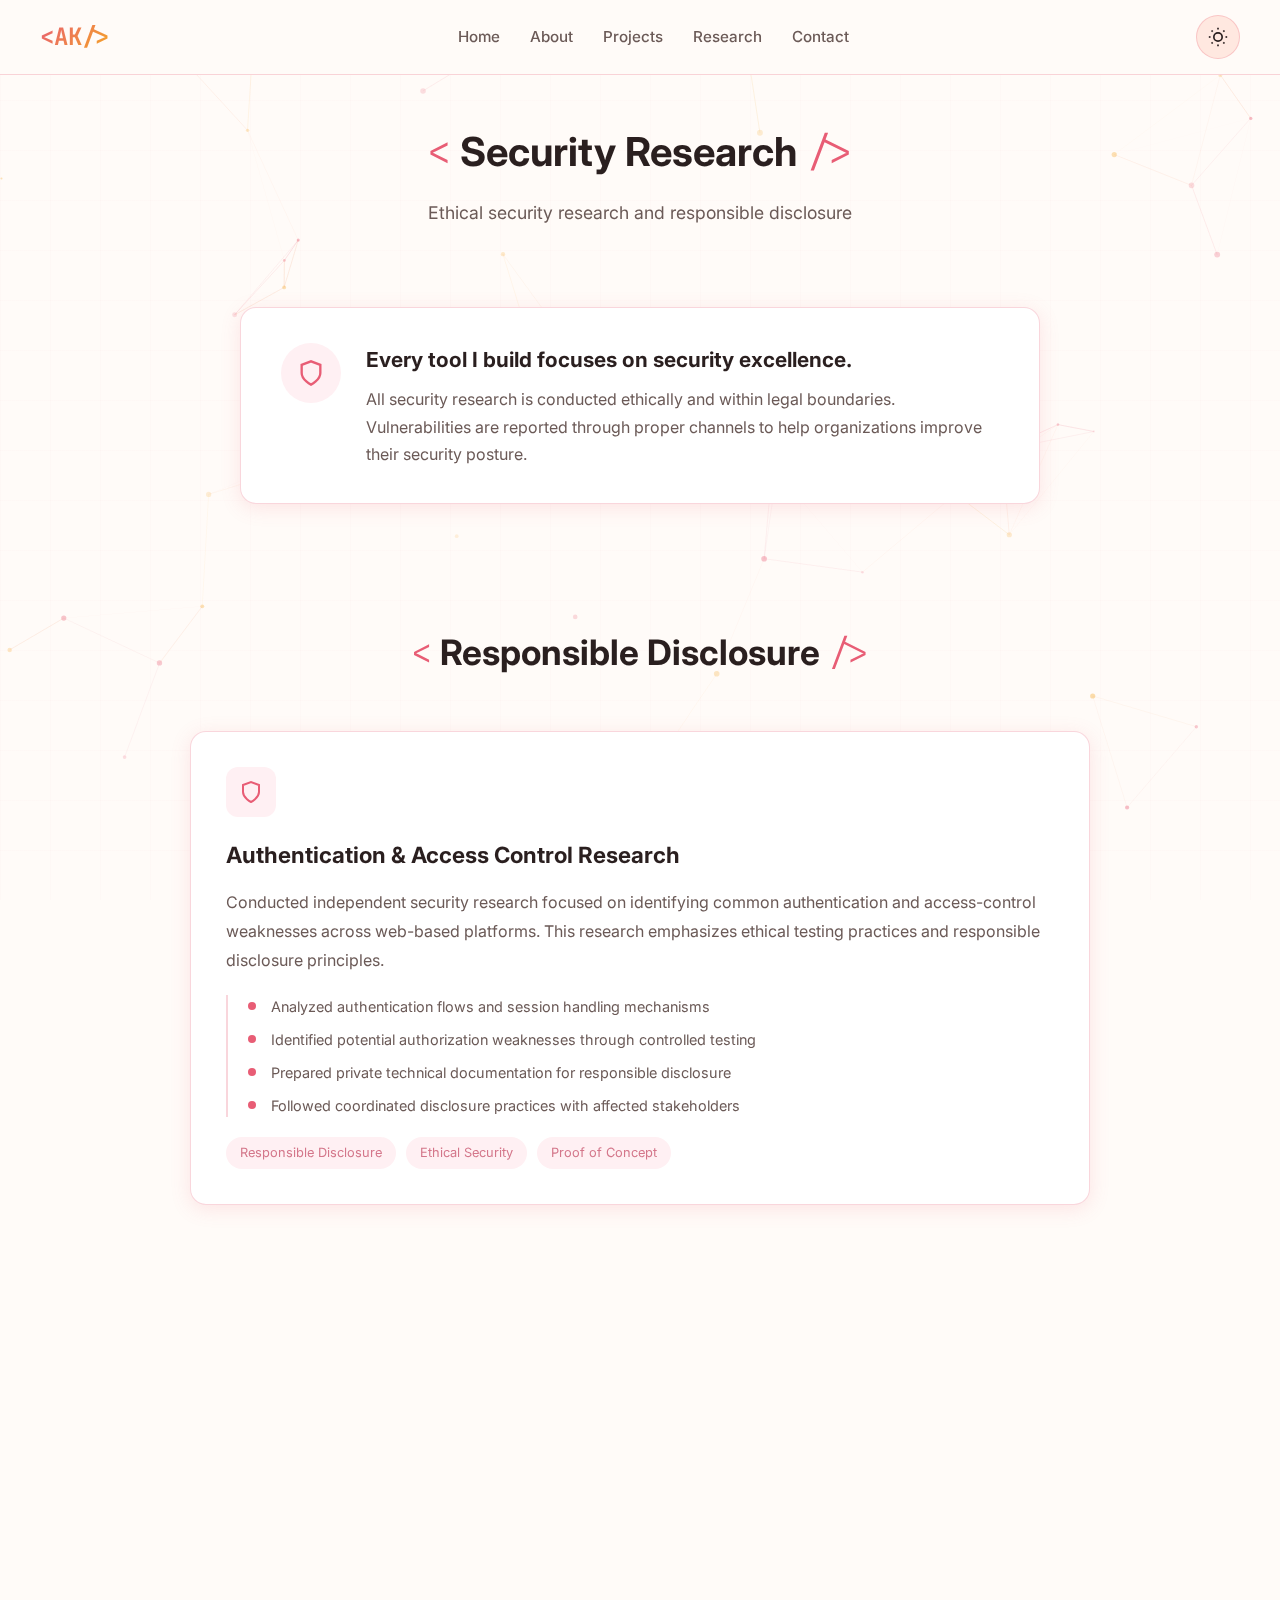
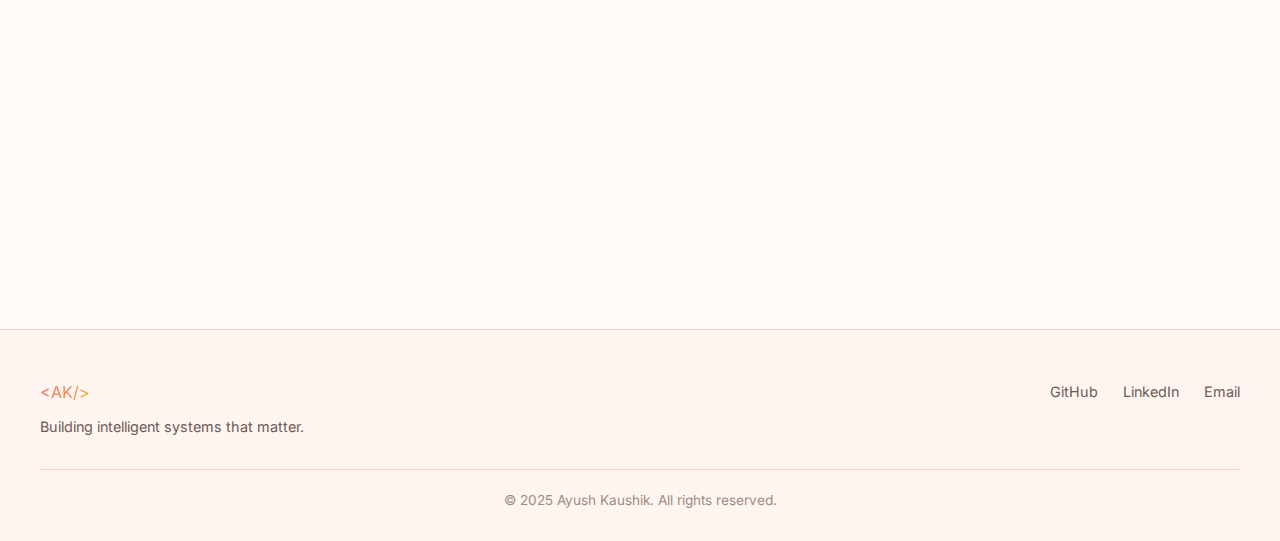
<file: research.html>
<!DOCTYPE html>
<html lang="en" data-theme="light">
<head>
    <meta charset="UTF-8">
    <meta name="viewport" content="width=device-width, initial-scale=1.0">
    <title>Research | Ayush Kaushik</title>
    <link rel="preconnect" href="https://fonts.googleapis.com">
    <link rel="preconnect" href="https://fonts.gstatic.com" crossorigin>
    <link href="https://fonts.googleapis.com/css2?family=Inter:wght@300;400;500;600;700&family=JetBrains+Mono:wght@400;500;600&display=swap" rel="stylesheet">
    <link rel="stylesheet" href="styles.css">
    <!-- Google tag (gtag.js) -->
<script async src="https://www.googletagmanager.com/gtag/js?id=G-7B1DYNPPPF"></script>
<script>
  window.dataLayer = window.dataLayer || [];
  function gtag(){dataLayer.push(arguments);}
  gtag('js', new Date());

  gtag('config', 'G-7B1DYNPPPF');
</script>
</head>
<body>
    <div class="bg-grid"></div>
    <canvas id="particles"></canvas>
    <div class="cursor-glow" id="cursor-glow"></div>

    <nav class="navbar">
        <div class="nav-brand">
            <a href="index.html" style="text-decoration: none;"><span class="brand-text">&lt;AK/&gt;</span></a>
        </div>
        <div class="nav-links">
            <a href="index.html">Home</a>
            <a href="about.html">About</a>
            <a href="projects.html">Projects</a>
            <a href="research.html">Research</a>
            <a href="contact.html">Contact</a>
        </div>
        <div class="nav-actions">
            <button class="theme-toggle" id="theme-toggle" aria-label="Toggle theme">
                <svg class="sun-icon" width="20" height="20" viewBox="0 0 24 24" fill="none" stroke="currentColor" stroke-width="2">
                    <circle cx="12" cy="12" r="5"></circle>
                    <line x1="12" y1="1" x2="12" y2="3"></line>
                    <line x1="12" y1="21" x2="12" y2="23"></line>
                    <line x1="4.22" y1="4.22" x2="5.64" y2="5.64"></line>
                    <line x1="18.36" y1="18.36" x2="19.78" y2="19.78"></line>
                    <line x1="1" y1="12" x2="3" y2="12"></line>
                    <line x1="21" y1="12" x2="23" y2="12"></line>
                    <line x1="4.22" y1="19.78" x2="5.64" y2="18.36"></line>
                    <line x1="18.36" y1="5.64" x2="19.78" y2="4.22"></line>
                </svg>
                <svg class="moon-icon" width="20" height="20" viewBox="0 0 24 24" fill="none" stroke="currentColor" stroke-width="2">
                    <path d="M21 12.79A9 9 0 1 1 11.21 3 7 7 0 0 0 21 12.79z"></path>
                </svg>
            </button>
            <button class="mobile-menu-btn" aria-label="Toggle menu">
                <span></span>
                <span></span>
                <span></span>
            </button>
        </div>
    </nav>

    <!-- Compact research page -->
    <section class="section page-header">
        <div class="container">
            <h1 class="page-title">
                <span class="title-decorator">&lt;</span>
                Security Research
                <span class="title-decorator">/&gt;</span>
            </h1>
            <p class="page-subtitle">Ethical security research and responsible disclosure</p>
        </div>
    </section>

    <section class="section compact-section">
        <div class="container">
            <div class="research-commitment">
                <div class="commitment-icon">
                    <svg width="28" height="28" viewBox="0 0 24 24" fill="none" stroke="currentColor" stroke-width="2">
                        <path d="M12 22s8-4 8-10V5l-8-3-8 3v7c0 6 8 10 8 10z"></path>
                    </svg>
                </div>
                <div class="commitment-text">
                    <h2>Every tool I build focuses on security excellence.</h2>
                    <p>All security research is conducted ethically and within legal boundaries. Vulnerabilities are reported through proper channels to help organizations improve their security posture.</p>
                </div>
            </div>
        </div>
    </section>

    <section class="section">
        <div class="container">
            <h2 class="section-title">
                <span class="title-decorator">&lt;</span>
                Responsible Disclosure
                <span class="title-decorator">/&gt;</span>
            </h2>

            <div class="case-study-card">
                <div class="case-study-header">
                    <div class="case-icon">
                        <svg width="24" height="24" viewBox="0 0 24 24" fill="none" stroke="currentColor" stroke-width="2">
                            <path d="M12 22s8-4 8-10V5l-8-3-8 3v7c0 6 8 10 8 10z"></path>
                        </svg>
                    </div>
                    <div class="case-meta">
                    </div>
                </div>
                <h3>Authentication & Access Control Research</h3>
                <p>
                   Conducted independent security research focused on identifying common authentication and access-control weaknesses across web-based platforms. This research emphasizes ethical testing practices and responsible disclosure principles.
                </p>
                <div class="case-timeline">
                    <div class="timeline-item">
                        <span class="timeline-dot"></span>
                        <span class="timeline-text">Analyzed authentication flows and session handling mechanisms</span>
                    </div>
                    <div class="timeline-item">
                        <span class="timeline-dot"></span>
                        <span class="timeline-text">Identified potential authorization weaknesses through controlled testing</span>
                    </div>
                    <div class="timeline-item">
                        <span class="timeline-dot"></span>
                        <span class="timeline-text">Prepared private technical documentation for responsible disclosure</span>
                    </div>
                    <div class="timeline-item">
                        <span class="timeline-dot"></span>
                        <span class="timeline-text">Followed coordinated disclosure practices with affected stakeholders</span>
                    </div>
                </div>
                <div class="case-tags">
                    <span>Responsible Disclosure</span>
                    <span>Ethical Security</span>
                    <span>Proof of Concept</span>
                </div>
            </div>
        </div>
    </section>

    <section class="section">
        <div class="container">
            <h2 class="section-title">
                <span class="title-decorator">&lt;</span>
                Research Focus
                <span class="title-decorator">/&gt;</span>
            </h2>

            <div class="research-focus-grid">
                <div class="focus-card" data-tilt>
                    <div class="focus-icon">
                        <svg width="22" height="22" viewBox="0 0 24 24" fill="none" stroke="currentColor" stroke-width="2">
                            <rect x="3" y="11" width="18" height="11" rx="2" ry="2"></rect>
                            <path d="M7 11V7a5 5 0 0 1 10 0v4"></path>
                        </svg>
                    </div>
                    <h3>Authentication</h3>
                    <p>Login flows, session management, access control</p>
                </div>
                <div class="focus-card" data-tilt>
                    <div class="focus-icon">
                        <svg width="22" height="22" viewBox="0 0 24 24" fill="none" stroke="currentColor" stroke-width="2">
                            <path d="M21 16V8a2 2 0 0 0-1-1.73l-7-4a2 2 0 0 0-2 0l-7 4A2 2 0 0 0 3 8v8a2 2 0 0 0 1 1.73l7 4a2 2 0 0 0 2 0l7-4A2 2 0 0 0 21 16z"></path>
                        </svg>
                    </div>
<h3>Cryptography</h3>
<p>Basic encryption concepts and secure data handling</p>

                </div>
                <div class="focus-card" data-tilt>
                    <div class="focus-icon">
                        <svg width="22" height="22" viewBox="0 0 24 24" fill="none" stroke="currentColor" stroke-width="2">
                            <circle cx="12" cy="12" r="10"></circle>
                            <line x1="2" y1="12" x2="22" y2="12"></line>
                            <path d="M12 2a15.3 15.3 0 0 1 4 10 15.3 15.3 0 0 1-4 10 15.3 15.3 0 0 1-4-10 15.3 15.3 0 0 1 4-10z"></path>
                        </svg>
                    </div>
                    <h3>Web Security</h3>
                    <p>Input validation & secure forms</p>
                </div>
                <div class="focus-card" data-tilt>
                    <div class="focus-icon">
                        <svg width="22" height="22" viewBox="0 0 24 24" fill="none" stroke="currentColor" stroke-width="2">
                            <rect x="2" y="3" width="20" height="14" rx="2" ry="2"></rect>
                            <line x1="8" y1="21" x2="16" y2="21"></line>
                            <line x1="12" y1="17" x2="12" y2="21"></line>
                        </svg>
                    </div>
                    <h3>Endpoint Security</h3>
                    <p>Intrusion detection, surveillance</p>
                </div>
            </div>
        </div>
    </section>

    <footer class="footer">
        <div class="container">
            <div class="footer-content">
                <div class="footer-brand">
                    <a href="index.html" style="text-decoration: none;"><span class="brand-text">&lt;AK/&gt;</span></a>
                    <p>Building intelligent systems that matter.</p>
                </div>
                <div class="footer-links">
                    <a href="https://github.com/Ak10604" target="_blank">GitHub</a>
                    <a href="https://www.linkedin.com/in/ayush-kaushik10604" target="_blank">LinkedIn</a>
                    <a href="mailto:sunny14kaushik7@gmail.com">Email</a>
                </div>
            </div>
            <div class="footer-bottom">
                <p>&copy; 2025 Ayush Kaushik. All rights reserved.</p>
            </div>
        </div>
    </footer>

    <script src="script.js"></script>
</body>
</html>
</file>
<file: styles.css>
/* ===== CSS Variables ===== */
:root {
  --bg-primary: #fffbf8;
  --bg-secondary: #fff5f0;
  --bg-tertiary: #ffe8e0;
  --text-primary: #2a1f1f;
  --text-secondary: #6b5a57;
  --text-muted: #9d8b87;
  --accent-primary: #e85d75;
  --accent-secondary: #f5a623;
  --accent-tertiary: #ffb6c1;
  --border-color: rgba(232, 93, 117, 0.25);
  --card-bg: #ffffff;
  --card-shadow: 0 4px 20px rgba(232, 93, 117, 0.15);
  --card-hover-shadow: 0 12px 40px rgba(232, 93, 117, 0.25);
  --nav-bg: rgba(255, 251, 248, 0.95);
  --skill-chip-bg: #fff0f3;
  --skill-chip-text: #d4768a;
  --glow-filter: none;
  --glitch-opacity: 0;
  --transition-theme: 0.3s ease-in-out;
  /* White border glow for cards on hover */
  --card-border-glow: 0 0 30px rgba(255, 255, 255, 0.8), 0 0 60px rgba(232, 93, 117, 0.3);
  /* Light mode particle colors */
  --particle-color-1: #e85d75;
  --particle-color-2: #f5a623;
}

[data-theme="dark"] {
  --bg-primary: #050505;
  --bg-secondary: #0a0a0f;
  --bg-tertiary: #121218;
  --text-primary: #ffffff;
  --text-secondary: #b0b0b0;
  --text-muted: #6b6b6b;
  --accent-primary: #08fdd8;
  --accent-secondary: #b400ff;
  --accent-tertiary: #ff0080;
  --border-color: rgba(8, 253, 216, 0.3);
  --card-bg: rgba(18, 18, 26, 0.8);
  --card-shadow: 0 4px 20px rgba(0, 0, 0, 0.4);
  --card-hover-shadow: 0 0 40px rgba(8, 253, 216, 0.4);
  --nav-bg: rgba(10, 10, 15, 0.95);
  --skill-chip-bg: rgba(8, 253, 216, 0.1);
  --skill-chip-text: #08fdd8;
  --glow-filter: drop-shadow(0 0 20px rgba(8, 253, 216, 0.5));
  --glitch-opacity: 0.8;
  /* White border glow for cards in dark mode */
  --card-border-glow: 0 0 30px rgba(255, 255, 255, 0.6), 0 0 60px rgba(8, 253, 216, 0.4);
  --particle-color-1: #08fdd8;
  --particle-color-2: #b400ff;
}

/* ===== Base Styles ===== */
*,
*::before,
*::after {
  margin: 0;
  padding: 0;
  box-sizing: border-box;
}
html {
  scroll-behavior: smooth;
}
body {
  font-family: "Inter", -apple-system, BlinkMacSystemFont, sans-serif;
  background-color: var(--bg-primary);
  color: var(--text-primary);
  line-height: 1.6;
  transition: background-color var(--transition-theme), color var(--transition-theme);
  overflow-x: hidden;
}

/* ===== Background Effects ===== */
.bg-grid {
  position: fixed;
  top: 0;
  left: 0;
  right: 0;
  bottom: 0;
  background-image: linear-gradient(rgba(232, 164, 184, 0.03) 1px, transparent 1px),
    linear-gradient(90deg, rgba(232, 164, 184, 0.03) 1px, transparent 1px);
  background-size: 50px 50px;
  pointer-events: none;
  z-index: 0;
}
[data-theme="dark"] .bg-grid {
  background-image: linear-gradient(rgba(8, 253, 216, 0.03) 1px, transparent 1px),
    linear-gradient(90deg, rgba(8, 253, 216, 0.03) 1px, transparent 1px);
}
#particles {
  position: fixed;
  top: 0;
  left: 0;
  width: 100%;
  height: 100%;
  pointer-events: none;
  z-index: 0;
}
.cursor-glow {
  position: fixed;
  width: 400px;
  height: 400px;
  border-radius: 50%;
  background: radial-gradient(circle, rgba(8, 253, 216, 0.1) 0%, transparent 70%);
  pointer-events: none;
  transform: translate(-50%, -50%);
  z-index: 0;
  opacity: 0;
}
[data-theme="dark"] .cursor-glow {
  opacity: 1;
}

/* ===== Navigation ===== */
.navbar {
  position: fixed;
  top: 0;
  left: 0;
  right: 0;
  display: flex;
  justify-content: space-between;
  align-items: center;
  padding: 15px 40px;
  background: var(--nav-bg);
  backdrop-filter: blur(20px);
  border-bottom: 1px solid var(--border-color);
  z-index: 1000;
  transition: all var(--transition-theme);
}
.nav-brand {
  font-family: "JetBrains Mono", monospace;
  font-size: 1.5rem;
  font-weight: 700;
}
.brand-text {
  background: linear-gradient(135deg, var(--accent-primary), var(--accent-secondary));
  -webkit-background-clip: text;
  -webkit-text-fill-color: transparent;
  background-clip: text;
}
.nav-links {
  display: flex;
  gap: 30px;
}
.nav-links a {
  color: var(--text-secondary);
  text-decoration: none;
  font-weight: 500;
  font-size: 0.95rem;
  transition: color 0.3s ease;
  position: relative;
}
.nav-links a::after {
  content: "";
  position: absolute;
  bottom: -5px;
  left: 0;
  width: 0;
  height: 2px;
  background: var(--accent-primary);
  transition: width 0.3s ease;
}
.nav-links a:hover {
  color: var(--accent-primary);
}
.nav-links a:hover::after {
  width: 100%;
}
.nav-actions {
  display: flex;
  align-items: center;
  gap: 15px;
}
.theme-toggle {
  background: var(--bg-tertiary);
  border: 1px solid var(--border-color);
  border-radius: 50%;
  width: 44px;
  height: 44px;
  display: flex;
  align-items: center;
  justify-content: center;
  cursor: pointer;
  transition: all 0.3s ease;
}
.theme-toggle:hover {
  background: var(--accent-primary);
  border-color: var(--accent-primary);
}
.theme-toggle:hover svg {
  stroke: #000;
}
.theme-toggle svg {
  stroke: var(--text-primary);
  transition: stroke 0.3s ease;
}
.sun-icon {
  display: block;
}
.moon-icon {
  display: none;
}
[data-theme="dark"] .sun-icon {
  display: none;
}
[data-theme="dark"] .moon-icon {
  display: block;
}
.mobile-menu-btn {
  display: none;
  flex-direction: column;
  gap: 5px;
  background: none;
  border: none;
  cursor: pointer;
  padding: 5px;
}
.mobile-menu-btn span {
  display: block;
  width: 25px;
  height: 2px;
  background: var(--text-primary);
  transition: all 0.3s ease;
}

/* ===== Hero Section ===== */
.hero {
  min-height: 100vh;
  display: flex;
  align-items: center;
  justify-content: center;
  padding: 100px 40px;
  position: relative;
  z-index: 1;
}
.hero-content {
  display: flex;
  align-items: center;
  gap: 60px;
  max-width: 1200px;
  width: 100%;
  /* Shift content to the right */
  padding-left: 40px;
}
.hero-image-container {
  flex-shrink: 0;
}
/* Hero image is rectangle/square, not circle */
.hero-image-wrapper {
  position: relative;
  /* Increased image size to 450px */
  width: 450px;
  height: 450px;
  perspective: 1000px;
}
.hero-img {
  position: absolute;
  top: 0;
  left: 0;
  width: 100%;
  height: 100%;
  object-fit: cover;
  border-radius: 20px;
  transition: opacity var(--transition-theme), transform 0.3s ease;
}
.hero-img-dark {
  opacity: 0;
  filter: var(--glow-filter);
}
.hero-img-light {
  opacity: 1;
  box-shadow: var(--card-shadow);
}
[data-theme="dark"] .hero-img-dark {
  opacity: 1;
}
[data-theme="dark"] .hero-img-light {
  opacity: 0;
}
.image-glow {
  position: absolute;
  top: -20px;
  left: -20px;
  right: -20px;
  bottom: -20px;
  background: radial-gradient(circle at center, rgba(8, 253, 216, 0.2) 0%, transparent 70%);
  border-radius: 30px;
  opacity: 0;
  transition: opacity var(--transition-theme);
  z-index: -1;
}
[data-theme="dark"] .image-glow {
  opacity: 1;
  animation: pulse-glow 3s ease-in-out infinite;
}
@keyframes pulse-glow {
  0%,
  100% {
    opacity: 0.5;
    transform: scale(1);
  }
  50% {
    opacity: 1;
    transform: scale(1.05);
  }
}

.hero-text {
  flex: 1;
}
.hero-subtitle {
  font-family: "JetBrains Mono", monospace;
  font-size: 0.95rem;
  color: var(--accent-primary);
  margin-bottom: 12px;
  opacity: 0;
  animation: fadeInUp 0.6s ease forwards;
}
.hero-title {
  font-size: clamp(2.5rem, 5vw, 3.5rem);
  font-weight: 700;
  line-height: 1.2;
  margin: 1rem 0;
  position: relative;
}
[data-theme="dark"] .hero-title {
  color: var(--accent-primary);
  text-shadow: 0 0 20px rgba(8, 253, 216, 0.5);
}

.glitch-text {
  position: relative;
  display: inline-block;
  color: var(--text-primary);
}
[data-theme="dark"] .glitch-text {
  color: var(--accent-primary);
  animation: glitch-animation 2s infinite;
}
[data-theme="dark"] .glitch-text::before,
[data-theme="dark"] .glitch-text::after {
  content: attr(data-text);
  position: absolute;
  top: 0;
  left: 0;
  width: 100%;
  height: 100%;
  opacity: 0.8;
}
[data-theme="dark"] .glitch-text::before {
  color: var(--accent-secondary);
  animation: glitch-1 0.3s infinite;
  clip-path: polygon(0 0, 100% 0, 100% 35%, 0 35%);
}
[data-theme="dark"] .glitch-text::after {
  color: var(--accent-tertiary);
  animation: glitch-2 0.3s infinite;
  clip-path: polygon(0 65%, 100% 65%, 100% 100%, 0 100%);
}
@keyframes glitch-animation {
  0%,
  90%,
  100% {
    transform: translate(0);
  }
  92% {
    transform: translate(-2px, 2px);
  }
  94% {
    transform: translate(2px, -2px);
  }
  96% {
    transform: translate(-2px, -2px);
  }
  98% {
    transform: translate(2px, 2px);
  }
}
@keyframes glitch-1 {
  0%,
  100% {
    transform: translate(0);
  }
  20% {
    transform: translate(-3px, 3px);
  }
  40% {
    transform: translate(3px, -3px);
  }
  60% {
    transform: translate(-3px, -3px);
  }
  80% {
    transform: translate(3px, 3px);
  }
}
@keyframes glitch-2 {
  0%,
  100% {
    transform: translate(0);
  }
  20% {
    transform: translate(3px, -3px);
  }
  40% {
    transform: translate(-3px, 3px);
  }
  60% {
    transform: translate(3px, 3px);
  }
  80% {
    transform: translate(-3px, -3px);
  }
}

.hero-typing-roles {
  font-family: "JetBrains Mono", monospace;
  font-size: 1rem;
  color: var(--accent-primary);
  margin-bottom: 20px;
  min-height: 30px;
  opacity: 0;
  animation: fadeInUp 0.6s ease 0.25s forwards;
}
.typing-prefix {
  color: var(--accent-secondary);
}
.typing-cursor {
  display: inline-block;
  width: 2px;
  height: 1.1em;
  background: var(--accent-primary);
  margin-left: 2px;
  animation: cursor-blink 0.8s infinite;
  vertical-align: text-bottom;
}
@keyframes cursor-blink {
  0%,
  50% {
    opacity: 1;
  }
  51%,
  100% {
    opacity: 0;
  }
}

.hero-role {
  display: flex;
  align-items: center;
  gap: 12px;
  margin-bottom: 20px;
  flex-wrap: wrap;
  opacity: 0;
  animation: fadeInUp 0.6s ease 0.3s forwards;
}
.role-badge {
  background: var(--skill-chip-bg);
  color: var(--skill-chip-text);
  padding: 6px 14px;
  border-radius: 30px;
  font-size: 0.85rem;
  font-weight: 500;
  transition: all var(--transition-theme);
}
[data-theme="dark"] .role-badge {
  border: 1px solid var(--accent-primary);
  box-shadow: 0 0 15px rgba(8, 253, 216, 0.2);
}
.role-divider {
  color: var(--text-muted);
}
.hero-description {
  font-size: 1rem;
  color: var(--text-secondary);
  max-width: 550px;
  margin-bottom: 15px;
  opacity: 0;
  animation: fadeInUp 0.6s ease 0.4s forwards;
  transition: color var(--transition-theme);
}
.hero-cta {
  display: flex;
  gap: 15px;
  margin-bottom: 30px;
  flex-wrap: wrap;
  opacity: 0;
  animation: fadeInUp 0.6s ease 0.5s forwards;
}
.btn {
  display: inline-flex;
  align-items: center;
  gap: 8px;
  padding: 12px 24px;
  border-radius: 12px;
  font-weight: 600;
  font-size: 0.95rem;
  text-decoration: none;
  transition: all 0.3s ease;
  cursor: pointer;
  border: none;
}
.btn-primary {
  background: linear-gradient(135deg, var(--accent-primary), var(--accent-secondary));
  color: #1a1a1a;
}
.btn-primary:hover {
  transform: translateY(-3px);
  box-shadow: 0 10px 30px rgba(232, 164, 184, 0.4);
}
[data-theme="dark"] .btn-primary:hover {
  box-shadow: 0 10px 30px rgba(8, 253, 216, 0.4);
}
.btn-secondary {
  background: transparent;
  color: var(--text-primary);
  border: 2px solid var(--border-color);
}
.btn-secondary:hover {
  border-color: var(--accent-primary);
  color: var(--accent-primary);
}
.social-links {
  display: flex;
  gap: 15px;
  opacity: 0;
  animation: fadeInUp 0.6s ease 0.6s forwards;
}
.social-link {
  display: flex;
  align-items: center;
  justify-content: center;
  width: 44px;
  height: 44px;
  border-radius: 12px;
  background: var(--bg-tertiary);
  color: var(--text-secondary);
  transition: all 0.3s ease;
}
.social-link:hover {
  background: var(--accent-primary);
  color: #000;
  transform: translateY(-3px);
}

.scroll-indicator {
  position: absolute;
  bottom: 30px;
  left: 50%;
  transform: translateX(-50%);
  display: flex;
  flex-direction: column;
  align-items: center;
  gap: 10px;
  color: var(--text-muted);
  font-size: 0.85rem;
  animation: bounce 2s infinite;
  cursor: pointer;
  transition: color 0.3s ease;
}
.scroll-indicator:hover {
  color: var(--accent-primary);
}
.scroll-indicator:hover .scroll-arrow {
  border-color: var(--accent-primary);
}
.scroll-arrow {
  width: 20px;
  height: 20px;
  border-right: 2px solid var(--text-muted);
  border-bottom: 2px solid var(--text-muted);
  transform: rotate(45deg);
  transition: border-color 0.3s ease;
}
@keyframes bounce {
  0%,
  20%,
  50%,
  80%,
  100% {
    transform: translateX(-50%) translateY(0);
  }
  40% {
    transform: translateX(-50%) translateY(-10px);
  }
  60% {
    transform: translateX(-50%) translateY(-5px);
  }
}
@keyframes fadeInUp {
  from {
    opacity: 0;
    transform: translateY(20px);
  }
  to {
    opacity: 1;
    transform: translateY(0);
  }
}

/* ===== Sections ===== */
.section {
  padding: 80px 40px;
  position: relative;
  z-index: 1;
}
.compact-section {
  padding: 40px 40px;
}
.container {
  max-width: 1200px;
  margin: 0 auto;
}
.section-title {
  font-size: 2.2rem;
  font-weight: 700;
  text-align: center;
  margin-bottom: 50px;
}
.title-decorator {
  color: var(--accent-primary);
  font-weight: 300;
  font-family: "JetBrains Mono", monospace;
}
[data-theme="dark"] .title-decorator {
  text-shadow: 0 0 10px var(--accent-primary);
}
.section-more {
  text-align: center;
  margin-top: 40px;
}

/* Page Headers */
.page-header {
  padding-top: 120px;
  padding-bottom: 40px;
}
.page-title {
  font-size: 2.5rem;
  font-weight: 700;
  text-align: center;
  margin-bottom: 15px;
}
.page-subtitle {
  text-align: center;
  color: var(--text-secondary);
  font-size: 1.1rem;
  max-width: 600px;
  margin: 0 auto;
}

/* ===== Quick About Section ===== */
.quick-about-section {
  display: grid;
  grid-template-columns: 1.2fr 1fr;
  gap: 40px;
  align-items: start;
}
.quick-about-text h2 {
  font-size: 1.8rem;
  margin-bottom: 20px;
}
.quick-about-text p {
  color: var(--text-secondary);
  line-height: 1.8;
  margin-bottom: 15px;
}
.quick-about-text .btn {
  margin-top: 10px;
}

/* ===== Intro Quote Card ===== */
.intro-quote-card {
  background: var(--card-bg);
  border: 1px solid var(--border-color);
  border-radius: 16px;
  padding: 30px 40px;
  display: flex;
  align-items: center;
  gap: 25px;
  max-width: 800px;
  margin: 0 auto;
  box-shadow: var(--card-shadow);
}
.quote-icon {
  color: var(--accent-primary);
  flex-shrink: 0;
}
.intro-quote-text {
  color: var(--text-secondary);
  font-size: 1.05rem;
  line-height: 1.7;
  flex: 1;
  margin: 0;
}
.intro-quote-link {
  color: var(--accent-primary);
  text-decoration: none;
  font-weight: 600;
  white-space: nowrap;
  transition: opacity 0.3s;
}
.intro-quote-link:hover {
  opacity: 0.8;
}

/* ===== Terminal Box - ALWAYS DARK (fixes light mode text issue) ===== */
.terminal-window,
.terminal-box {
  background: #1a1a2e;
  border: 1px solid #08fdd8;
  border-radius: 12px;
  overflow: hidden;
  box-shadow: 0 10px 40px rgba(0, 0, 0, 0.3);
  transition: transform 0.3s ease, box-shadow 0.3s ease;
}
.terminal-window:hover,
.terminal-box:hover {
  transform: translateY(-5px);
  box-shadow: 0 15px 50px rgba(8, 253, 216, 0.2);
}
.terminal-header {
  background: #0f0f1a;
  padding: 12px 16px;
  display: flex;
  align-items: center;
  gap: 12px;
  border-bottom: 1px solid rgba(8, 253, 216, 0.2);
}
.terminal-buttons {
  display: flex;
  gap: 8px;
}
.terminal-btn {
  width: 12px;
  height: 12px;
  border-radius: 50%;
}
.terminal-btn.red {
  background: #ff5f57;
}
.terminal-btn.yellow {
  background: #ffbd2e;
}
.terminal-btn.green {
  background: #28ca41;
}
.terminal-title {
  color: #6b7280;
  font-family: "JetBrains Mono", monospace;
  font-size: 0.85rem;
}
.terminal-body {
  padding: 20px;
  font-family: "JetBrains Mono", monospace;
  font-size: 0.9rem;
  line-height: 1.8;
  background: #1a1a2e;
}
/* Terminal text always white regardless of theme */
.terminal-body p {
  margin-bottom: 8px;
  color: #ffffff;
}
.terminal-prompt {
  color: #08fdd8;
  margin-right: 10px;
}
.terminal-output {
  padding-left: 20px;
  color: #a0aec0;
}
.terminal-output p {
  margin: 4px 0;
  color: #a0aec0;
}
.terminal-key {
  color: #b400ff;
  font-weight: 600;
}
.terminal-status {
  color: #28ca41;
  font-weight: 600;
}
.terminal-cursor {
  color: #08fdd8;
  animation: blink 1s infinite;
}
@keyframes blink {
  0%,
  50% {
    opacity: 1;
  }
  51%,
  100% {
    opacity: 0;
  }
}

/* ===== Mini Project Cards for Index - 3 columns with floating effect ===== */
.project-category-header {
  display: flex;
  align-items: center;
  justify-content: space-between;
  margin: 25px 0 15px;
  padding-bottom: 10px;
  border-bottom: 1px solid var(--border-color);
}
.project-category-header:first-of-type {
  margin-top: 0;
}
.category-tag {
  font-family: "JetBrains Mono", monospace;
  font-size: 0.9rem;
  color: var(--accent-primary);
  font-weight: 600;
}
.category-count {
  font-size: 0.85rem;
  color: var(--text-muted);
}
/* Projects grid with 3 columns as original */
.projects-grid-compact {
  display: grid;
  grid-template-columns: repeat(3, 1fr);
  gap: 20px;
}
.project-card-mini {
  background: var(--card-bg);
  border: 1px solid var(--border-color);
  border-radius: 12px;
  padding: 20px;
  position: relative;
  /* instant transition - 0.05s for immediate response */
  transition: all 0.05s ease;
  transform-style: preserve-3d;
}
/* White border glow on hover, not white background */
.project-card-mini:hover {
  box-shadow: var(--card-border-glow);
  border-color: rgba(255, 255, 255, 0.5);
  /* add slight lift on hover */
  transform: translateY(-3px);
}
[data-theme="dark"] .project-card-mini:hover {
  border-color: var(--accent-primary);
  box-shadow: 0 0 30px rgba(255, 255, 255, 0.3), 0 0 60px rgba(8, 253, 216, 0.3);
}
.project-card-inner {
  position: relative;
  z-index: 1;
}
.project-icon-mini {
  width: 44px;
  height: 44px;
  border-radius: 10px;
  background: var(--skill-chip-bg);
  display: flex;
  align-items: center;
  justify-content: center;
  margin-bottom: 15px;
}
.project-icon-mini svg {
  stroke: var(--accent-primary);
}
.project-card-mini h3 {
  font-size: 1rem;
  margin-bottom: 8px;
  color: var(--text-primary);
}
.project-card-mini p {
  font-size: 0.85rem;
  color: var(--text-secondary);
  margin-bottom: 12px;
  line-height: 1.5;
}
.mini-tags {
  display: flex;
  gap: 6px;
  flex-wrap: wrap;
}
.mini-tags span {
  font-size: 0.7rem;
  padding: 3px 8px;
  border-radius: 4px;
  background: var(--bg-tertiary);
  color: var(--text-muted);
}
.card-link-overlay {
  position: absolute;
  inset: 0;
  z-index: 2;
}

/* ===== Enhanced Project Cards - 3 columns with floating effect ===== */
.projects-grid-spaced {
  display: grid;
  grid-template-columns: repeat(3, 1fr);
  gap: 25px;
  margin-bottom: 25px;
}
.project-card-enhanced {
  background: var(--card-bg);
  border: 1px solid var(--border-color);
  border-radius: 16px;
  position: relative;
  overflow: hidden;
  /* instant transition - 0.05s for immediate response */
  transition: all 0.05s ease;
  transform-style: preserve-3d;
}
.card-glow {
  position: absolute;
  top: 0;
  left: 0;
  right: 0;
  bottom: 0;
  background: radial-gradient(
    circle at var(--mouse-x, 50%) var(--mouse-y, 50%),
    rgba(8, 253, 216, 0.15) 0%,
    transparent 60%
  );
  opacity: 0;
  /* instant glow - 0.02s */
  transition: opacity 0.02s ease;
  pointer-events: none;
}
[data-theme="dark"] .project-card-enhanced:hover .card-glow {
  opacity: 1;
}
/* White border glow on hover for project cards */
.project-card-enhanced:hover {
  box-shadow: var(--card-border-glow);
  border-color: rgba(255, 255, 255, 0.5);
  /* add slight lift on hover */
  transform: translateY(-5px);
}
[data-theme="dark"] .project-card-enhanced:hover {
  border-color: var(--accent-primary);
  box-shadow: 0 0 30px rgba(255, 255, 255, 0.3), 0 0 60px rgba(8, 253, 216, 0.35);
  transform: translateY(-5px);
}
.project-card-content {
  padding: 25px;
  position: relative;
  z-index: 1;
}
.project-header {
  display: flex;
  align-items: flex-start;
  justify-content: space-between;
  margin-bottom: 15px;
}
.project-icon-wrapper {
  width: 50px;
  height: 50px;
  border-radius: 12px;
  background: var(--skill-chip-bg);
  display: flex;
  align-items: center;
  justify-content: center;
}
.project-icon-wrapper svg {
  stroke: var(--accent-primary);
}
.project-icon-wrapper.featured {
  background: linear-gradient(135deg, var(--accent-primary), var(--accent-secondary));
}
.project-icon-wrapper.featured svg {
  stroke: #000;
}
.featured-badge {
  font-size: 0.7rem;
  padding: 4px 10px;
  border-radius: 20px;
  background: var(--accent-primary);
  color: #000;
  font-weight: 600;
  position: absolute;
  top: 15px;
  right: 55px;
}
.project-github {
  width: 36px;
  height: 36px;
  border-radius: 50%;
  background: var(--bg-tertiary);
  display: flex;
  align-items: center;
  justify-content: center;
  color: var(--text-secondary);
  /* instant github icon transition */
  transition: all 0.05s ease;
}
.project-github:hover {
  background: var(--accent-primary);
  color: #000;
}
.project-title {
  font-size: 1.1rem;
  font-weight: 600;
  margin-bottom: 10px;
  color: var(--text-primary);
}
.project-desc {
  font-size: 0.9rem;
  color: var(--text-secondary);
  line-height: 1.6;
  margin-bottom: 15px;
}
.project-tags {
  display: flex;
  gap: 8px;
  flex-wrap: wrap;
}
.project-tags span {
  font-size: 0.75rem;
  padding: 4px 10px;
  border-radius: 6px;
  background: var(--skill-chip-bg);
  color: var(--skill-chip-text);
}

/* ===== Achievements Showcase ===== */
.achievements-showcase {
  display: grid;
  grid-template-columns: repeat(4, 1fr);
  gap: 20px;
}
.achievement-item {
  background: var(--card-bg);
  border: 1px solid var(--border-color);
  border-radius: 16px;
  padding: 20px;
  text-align: center;
  transition: all 0.3s cubic-bezier(0.23, 1, 0.32, 1);
  transform-style: preserve-3d;
}
/* White border glow for achievements */
.achievement-item:hover {
  box-shadow: var(--card-border-glow);
  border-color: rgba(255, 255, 255, 0.5);
}
[data-theme="dark"] .achievement-item:hover {
  border-color: var(--accent-primary);
  box-shadow: 0 0 30px rgba(255, 255, 255, 0.3), 0 0 60px rgba(8, 253, 216, 0.3);
}
.achievement-image-slot {
  width: 80px;
  height: 80px;
  border-radius: 12px;
  background: var(--bg-tertiary);
  margin: 0 auto 15px;
  display: flex;
  align-items: center;
  justify-content: center;
  overflow: hidden;
}
.achievement-image-slot img {
  width: 100%;
  height: 100%;
  object-fit: cover;
}
.achievement-placeholder {
  color: var(--accent-primary);
  opacity: 0.5;
}
.achievement-info h3 {
  font-size: 0.95rem;
  margin-bottom: 5px;
  color: var(--text-primary);
}
.achievement-info p {
  font-size: 0.8rem;
  color: var(--text-secondary);
  line-height: 1.4;
}
.achievement-badge {
  display: inline-block;
  font-size: 0.7rem;
  padding: 3px 10px;
  border-radius: 20px;
  background: var(--skill-chip-bg);
  color: var(--skill-chip-text);
  margin-bottom: 10px;
  font-weight: 600;
}

/* ===== About Section ===== */
.about-intro {
  font-size: 1.2rem;
  line-height: 1.8;
  margin-bottom: 1rem;
}
.about-intro .highlight,
.highlight {
  color: var(--accent-primary);
  font-weight: 600;
}
[data-theme="dark"] .highlight {
  text-shadow: 0 0 10px var(--accent-primary);
}
.about-content {
  display: grid;
  grid-template-columns: 1.5fr 1fr;
  gap: 50px;
  align-items: start;
}
.about-text p {
  color: var(--text-secondary);
  line-height: 1.7;
  margin-bottom: 1.5rem;
  transition: color var(--transition-theme);
}

/* ===== About Hero ===== */
.about-hero {
  padding: 140px 40px 60px;
}
.about-hero-content {
  display: flex;
  align-items: center;
  gap: 50px;
  max-width: 900px;
  margin: 0 auto;
}
.about-hero-image {
  position: relative;
  flex-shrink: 0;
}
.about-hero-image img {
  width: 200px;
  height: 200px;
  border-radius: 20px;
  object-fit: cover;
  box-shadow: var(--card-shadow);
}
.about-hero-glow {
  position: absolute;
  inset: -15px;
  border-radius: 25px;
  background: radial-gradient(circle, rgba(8, 253, 216, 0.2) 0%, transparent 70%);
  opacity: 0;
  z-index: -1;
}
[data-theme="dark"] .about-hero-glow {
  opacity: 1;
}
.about-hero-text h1 {
  font-size: 2.5rem;
  margin-bottom: 10px;
}
.about-tagline {
  color: var(--accent-primary);
  font-weight: 600;
  margin-bottom: 15px;
}
.about-bio {
  color: var(--text-secondary);
  line-height: 1.7;
}

/* About Page Redesign */
.about-hero-redesign {
  padding: 140px 40px 60px;
}
.about-main-grid {
  display: grid;
  /* increased first column to 480px to fit 450px image with some spacing */
  grid-template-columns: 480px 1fr;
  gap: 60px;
  align-items: start;
  max-width: 1000px;
  margin: 0 auto;
}
.about-image-side {
  position: sticky;
  top: 120px;
}
/* align image to left with some spacing from left edge */
.about-image-wrapper {
  position: relative;
  width: 450px;
  height: 450px;
  margin: 0;
  margin-left: 0;
  margin-right: auto;
}
.about-profile-img {
  width: 100%;
  height: 100%;
  border-radius: 20px;
  object-fit: cover;
  border: 3px solid var(--accent-primary);
  box-shadow: var(--card-shadow);
}
.about-image-glow {
  position: absolute;
  top: 0;
  left: 0;
  right: 0;
  bottom: 0;
  border-radius: 20px;
  background: radial-gradient(circle at center, rgba(8, 253, 216, 0.2), transparent 70%);
  opacity: 0;
  transition: opacity 0.3s ease;
}
[data-theme="dark"] .about-image-glow {
  opacity: 1;
}
.about-text-side {
  padding-top: 20px;
}
.about-name {
  font-size: 2.5rem;
  font-weight: 700;
  margin-bottom: 10px;
  color: var(--text-primary);
}
.about-role {
  font-size: 1.1rem;
  color: var(--accent-primary);
  font-weight: 500;
  margin-bottom: 20px;
}
.about-description {
  font-size: 1.05rem;
  color: var(--text-secondary);
  line-height: 1.8;
  margin-bottom: 30px;
}
.about-stats-row {
  display: flex;
  gap: 30px;
  flex-wrap: wrap;
}
.about-stat-item {
  text-align: center;
}
.about-stat-num {
  display: block;
  font-size: 2rem;
  font-weight: 700;
  color: var(--accent-primary);
  font-family: "JetBrains Mono", monospace;
}
.about-stat-label {
  font-size: 0.85rem;
  color: var(--text-secondary);
}

/* Book Quote */
.book-quote {
  max-width: 800px;
  margin: 0 auto;
  padding: 40px 50px;
  background: var(--card-bg);
  border-radius: 16px;
  border-left: 4px solid var(--accent-primary);
  position: relative;
  box-shadow: var(--card-shadow);
}
.book-quote-mark {
  font-size: 5rem;
  font-family: Georgia, serif;
  color: var(--accent-primary);
  opacity: 0.2;
  position: absolute;
  top: 10px;
  left: 20px;
  line-height: 1;
}
.book-quote blockquote {
  font-style: italic;
  font-size: 1.1rem;
  line-height: 1.8;
  color: var(--text-secondary);
  margin: 0 0 15px;
  padding-left: 30px;
}
.book-quote cite {
  display: block;
  text-align: right;
  color: var(--accent-primary);
  font-style: normal;
  font-weight: 600;
}

/* Stats Flow */
.stats-flow {
  display: flex;
  align-items: center;
  justify-content: center;
  gap: 40px;
  flex-wrap: wrap;
  padding: 30px 0;
}
.stat-flow-item {
  text-align: center;
}
.stat-flow-number {
  font-size: 2.5rem;
  font-weight: 700;
  color: var(--accent-primary);
  font-family: "JetBrains Mono", monospace;
  display: block;
}
[data-theme="dark"] .stat-flow-number {
  text-shadow: 0 0 20px var(--accent-primary);
}
.stat-flow-label {
  font-size: 0.85rem;
  color: var(--text-muted);
}
.stat-flow-divider {
  width: 1px;
  height: 50px;
  background: var(--border-color);
}

/* Tech Showcase */
.tech-showcase {
  max-width: 900px;
  margin: 0 auto;
}
.tech-row {
  display: flex;
  align-items: center;
  gap: 20px;
  margin-bottom: 20px;
  flex-wrap: wrap;
}
.tech-label {
  width: 100px;
  font-size: 0.85rem;
  font-weight: 600;
  color: var(--text-muted);
  flex-shrink: 0;
}
.tech-chips-inline {
  display: flex;
  flex-wrap: wrap;
  gap: 10px;
}
.tech-chip {
  background: var(--skill-chip-bg);
  color: var(--skill-chip-text);
  padding: 8px 16px;
  border-radius: 20px;
  font-size: 0.85rem;
  transition: all 0.3s ease;
}
.tech-chip:hover {
  transform: translateY(-2px);
}
.tech-chip.highlight-chip {
  background: var(--accent-primary);
  color: #000;
  font-weight: 600;
}

/* Journey Timeline */
.journey-timeline {
  max-width: 700px;
  margin: 0 auto;
  position: relative;
  padding-left: 30px;
}
.journey-timeline::before {
  content: "";
  position: absolute;
  left: 8px;
  top: 0;
  bottom: 0;
  width: 2px;
  background: var(--border-color);
}
.journey-item {
  position: relative;
  margin-bottom: 30px;
  padding-left: 30px;
}
.journey-marker {
  position: absolute;
  left: -30px;
  top: 5px;
  width: 16px;
  height: 16px;
  border-radius: 50%;
  background: var(--accent-primary);
  border: 3px solid var(--bg-primary);
}
.journey-year {
  font-size: 0.8rem;
  font-weight: 600;
  color: var(--accent-primary);
  display: block;
  margin-bottom: 5px;
}
.journey-content h3 {
  font-size: 1.1rem;
  margin-bottom: 5px;
  color: var(--text-primary);
}
.journey-content p {
  font-size: 0.9rem;
  color: var(--text-secondary);
}

/* ===== Journey & Tech Side by Side ===== */
.journey-tech-grid {
  display: grid;
  grid-template-columns: 1fr 1fr;
  gap: 50px;
  max-width: 1100px;
  margin: 0 auto;
}
.journey-side .section-subtitle,
.tech-side .section-subtitle {
  font-size: 1.3rem;
  margin-bottom: 25px;
  color: var(--text-primary);
}
.journey-side .journey-timeline {
  margin: 0;
  max-width: none;
}
.tech-side .tech-showcase {
  margin: 0;
  max-width: none;
}

/* Journey & Tech Row Layout */
.journey-tech-row {
  display: grid;
  grid-template-columns: 1fr 1fr;
  gap: 50px;
  max-width: 1100px;
  margin: 0 auto;
}
.column-title {
  font-size: 1.4rem;
  font-weight: 600;
  margin-bottom: 25px;
  color: var(--text-primary);
  position: relative;
  padding-bottom: 10px;
}
.column-title::after {
  content: "";
  position: absolute;
  bottom: 0;
  left: 0;
  width: 40px;
  height: 3px;
  background: var(--accent-primary);
  border-radius: 2px;
}

/* Journey Entries */
.journey-list {
  display: flex;
  flex-direction: column;
  gap: 20px;
}
.journey-entry {
  display: flex;
  gap: 20px;
  align-items: flex-start;
  padding: 15px;
  background: var(--card-bg);
  border-radius: 12px;
  border: 1px solid var(--border-color);
  transition: all 0.3s ease;
}
.journey-entry:hover {
  border-color: var(--accent-primary);
  transform: translateX(5px);
}
.journey-entry .journey-year {
  font-family: "JetBrains Mono", monospace;
  font-size: 0.85rem;
  font-weight: 600;
  color: var(--accent-primary);
  background: var(--skill-chip-bg);
  padding: 6px 12px;
  border-radius: 6px;
  white-space: nowrap;
}
.journey-details h4 {
  font-size: 1rem;
  font-weight: 600;
  color: var(--text-primary);
  margin-bottom: 4px;
}
.journey-details p {
  font-size: 0.9rem;
  color: var(--text-secondary);
}

/* Tech Stack - Clean Rows */
.tech-stack-list {
  display: flex;
  flex-direction: column;
  gap: 20px;
}
.tech-tags {
  display: flex;
  flex-wrap: wrap;
  gap: 8px;
}
.tech-tag {
  font-size: 0.85rem;
  padding: 6px 14px;
  background: var(--card-bg);
  border: 1px solid var(--border-color);
  border-radius: 20px;
  color: var(--text-secondary);
  transition: all 0.3s ease;
}
.tech-tag:hover {
  border-color: var(--accent-primary);
  color: var(--accent-primary);
}
.tech-tag.highlight {
  background: var(--accent-primary);
  color: var(--bg-primary);
  border-color: var(--accent-primary);
  font-weight: 500;
}

/* ===== Research Page ===== */
.research-commitment {
  display: flex;
  align-items: flex-start;
  gap: 25px;
  max-width: 800px;
  margin: 0 auto;
  padding: 35px 40px;
  background: var(--card-bg);
  border: 1px solid var(--border-color);
  border-radius: 16px;
  box-shadow: var(--card-shadow);
}
.commitment-icon {
  width: 60px;
  height: 60px;
  border-radius: 50%;
  background: var(--skill-chip-bg);
  display: flex;
  align-items: center;
  justify-content: center;
  flex-shrink: 0;
}
.commitment-icon svg {
  stroke: var(--accent-primary);
}
.commitment-text h2 {
  font-size: 1.3rem;
  margin-bottom: 10px;
  color: var(--text-primary);
}
.commitment-text p {
  color: var(--text-secondary);
  line-height: 1.7;
}

.case-study-card {
  max-width: 900px;
  margin: 0 auto;
  padding: 35px;
  background: var(--card-bg);
  border: 1px solid var(--border-color);
  border-radius: 16px;
  box-shadow: var(--card-shadow);
}
.case-study-header {
  display: flex;
  align-items: center;
  justify-content: space-between;
  margin-bottom: 20px;
}
.case-icon {
  width: 50px;
  height: 50px;
  border-radius: 12px;
  background: var(--skill-chip-bg);
  display: flex;
  align-items: center;
  justify-content: center;
}
.case-icon svg {
  stroke: var(--accent-primary);
}
.case-meta {
  display: flex;
  gap: 10px;
}
.case-tag,
.case-year {
  font-size: 0.8rem;
  padding: 5px 12px;
  border-radius: 20px;
  background: var(--skill-chip-bg);
  color: var(--skill-chip-text);
}
.case-study-card h3 {
  font-size: 1.4rem;
  margin-bottom: 15px;
  color: var(--text-primary);
}
.case-study-card > p {
  color: var(--text-secondary);
  line-height: 1.8;
  margin-bottom: 20px;
}
.case-timeline {
  margin: 20px 0;
  padding-left: 20px;
  border-left: 2px solid var(--border-color);
}
.timeline-item {
  display: flex;
  align-items: center;
  gap: 15px;
  margin-bottom: 10px;
}
.timeline-dot {
  width: 8px;
  height: 8px;
  border-radius: 50%;
  background: var(--accent-primary);
  flex-shrink: 0;
}
.timeline-text {
  font-size: 0.9rem;
  color: var(--text-secondary);
}
.case-tags {
  display: flex;
  gap: 10px;
  flex-wrap: wrap;
  margin-top: 20px;
}
.case-tags span {
  font-size: 0.8rem;
  padding: 6px 14px;
  border-radius: 20px;
  background: var(--skill-chip-bg);
  color: var(--skill-chip-text);
}

.research-focus-grid {
  display: grid;
  grid-template-columns: repeat(2, 1fr);
  gap: 20px;
  max-width: 900px;
  margin: 0 auto;
}
.focus-card {
  background: var(--card-bg);
  border: 1px solid var(--border-color);
  border-radius: 16px;
  padding: 25px;
  transition: all 0.3s cubic-bezier(0.23, 1, 0.32, 1);
  transform-style: preserve-3d;
}
/* White border glow for focus cards */
.focus-card:hover {
  box-shadow: var(--card-border-glow);
  border-color: rgba(255, 255, 255, 0.5);
}
[data-theme="dark"] .focus-card:hover {
  border-color: var(--accent-primary);
  box-shadow: 0 0 30px rgba(255, 255, 255, 0.3), 0 0 60px rgba(8, 253, 216, 0.3);
}
.focus-icon {
  width: 50px;
  height: 50px;
  border-radius: 12px;
  background: var(--skill-chip-bg);
  display: flex;
  align-items: center;
  justify-content: center;
  margin-bottom: 15px;
}
.focus-icon svg {
  stroke: var(--accent-primary);
}
.focus-card h3 {
  font-size: 1.1rem;
  margin-bottom: 10px;
  color: var(--text-primary);
}
.focus-card p {
  font-size: 0.9rem;
  color: var(--text-secondary);
  line-height: 1.6;
}

/* ===== Contact Page Styles ===== */
.contact-hero {
  padding: 140px 40px 60px;
  text-align: center;
}
.contact-hero h1 {
  font-size: 2.5rem;
  margin-bottom: 15px;
}
.contact-hero p {
  color: var(--text-secondary);
  font-size: 1.1rem;
  max-width: 500px;
  margin: 0 auto;
}
.contact-methods {
  display: grid;
  grid-template-columns: repeat(auto-fit, minmax(280px, 1fr));
  gap: 25px;
  max-width: 900px;
  margin: 0 auto;
}
.contact-method {
  background: var(--card-bg);
  border: 1px solid var(--border-color);
  border-radius: 16px;
  padding: 30px;
  text-align: center;
  text-decoration: none;
  transition: all 0.3s cubic-bezier(0.23, 1, 0.32, 1);
  transform-style: preserve-3d;
}
/* White border glow for contact cards */
.contact-method:hover {
  box-shadow: var(--card-border-glow);
  border-color: rgba(255, 255, 255, 0.5);
  transform: translateY(-5px);
}
[data-theme="dark"] .contact-method:hover {
  border-color: var(--accent-primary);
  box-shadow: 0 0 30px rgba(255, 255, 255, 0.3), 0 0 60px rgba(8, 253, 216, 0.3);
}
.contact-icon {
  width: 60px;
  height: 60px;
  border-radius: 50%;
  background: var(--skill-chip-bg);
  display: flex;
  align-items: center;
  justify-content: center;
  margin: 0 auto 15px;
}
.contact-icon svg {
  stroke: var(--accent-primary);
}
.contact-method h3 {
  font-size: 1.1rem;
  margin-bottom: 8px;
  color: var(--text-primary);
}
.contact-method p {
  font-size: 0.9rem;
  color: var(--text-secondary);
}
.contact-availability {
  max-width: 600px;
  margin: 50px auto 0;
  padding: 30px;
  background: var(--card-bg);
  border: 1px solid var(--border-color);
  border-radius: 16px;
  text-align: center;
}
.contact-availability h3 {
  font-size: 1.2rem;
  margin-bottom: 10px;
  color: var(--text-primary);
}
.contact-availability p {
  color: var(--text-secondary);
  line-height: 1.7;
}

/* Contact Page Redesigned */
.contact-page {
  padding: 140px 40px 80px;
  min-height: 100vh;
}
.contact-header {
  text-align: center;
  margin-bottom: 60px;
}
.contact-header h1 {
  font-size: 2.5rem;
  margin-bottom: 15px;
  color: var(--text-primary);
}
.contact-subtitle {
  font-size: 1.3rem;
  color: var(--accent-primary);
  font-weight: 600;
  margin-bottom: 15px;
}
.contact-description {
  color: var(--text-secondary);
  font-size: 1.05rem;
  max-width: 600px;
  margin: 0 auto;
  line-height: 1.7;
}

/* Contact Cards Grid */
.contact-cards-grid {
  display: grid;
  grid-template-columns: repeat(3, 1fr);
  gap: 30px;
  max-width: 900px;
  margin: 0 auto 50px;
}
.contact-card {
  background: var(--card-bg);
  border: 1px solid var(--border-color);
  border-radius: 20px;
  padding: 40px 30px;
  text-align: center;
  text-decoration: none;
  transition: all 0.4s cubic-bezier(0.23, 1, 0.32, 1);
  transform-style: preserve-3d;
  cursor: pointer;
  display: flex;
  flex-direction: column;
  align-items: center;
}
.contact-card:hover {
  border-color: var(--accent-primary);
  box-shadow: 0 0 30px rgba(255, 255, 255, 0.4), 0 20px 40px rgba(0, 0, 0, 0.15);
  transform: translateY(-10px);
}
[data-theme="dark"] .contact-card:hover {
  box-shadow: 0 0 30px rgba(255, 255, 255, 0.3), 0 0 60px rgba(8, 253, 216, 0.2);
}
.contact-card-icon {
  width: 80px;
  height: 80px;
  border-radius: 50%;
  background: linear-gradient(135deg, var(--accent-primary), var(--accent-secondary));
  display: flex;
  align-items: center;
  justify-content: center;
  margin-bottom: 20px;
  transition: transform 0.3s ease;
}
.contact-card:hover .contact-card-icon {
  transform: scale(1.1) rotate(5deg);
}
.contact-card-icon svg {
  color: var(--bg-primary);
  stroke: var(--bg-primary);
  fill: var(--bg-primary);
}
.contact-card-title {
  font-size: 1.3rem;
  font-weight: 600;
  color: var(--text-primary);
  margin-bottom: 8px;
}
.contact-card-value {
  font-size: 0.95rem;
  color: var(--text-secondary);
  margin-bottom: 15px;
  word-break: break-all;
}
.contact-card-action {
  font-size: 0.9rem;
  font-weight: 600;
  color: var(--accent-primary);
  opacity: 0;
  transform: translateY(10px);
  transition: all 0.3s ease;
}
.contact-card:hover .contact-card-action {
  opacity: 1;
  transform: translateY(0);
}

/* Availability Box */
.contact-availability-box {
  display: flex;
  align-items: center;
  gap: 20px;
  max-width: 500px;
  margin: 0 auto;
  padding: 25px 30px;
  background: var(--card-bg);
  border: 1px solid var(--border-color);
  border-radius: 16px;
}
.availability-indicator {
  width: 16px;
  height: 16px;
  border-radius: 50%;
  background: #22c55e;
  box-shadow: 0 0 15px rgba(34, 197, 94, 0.5);
  animation: pulse-green 2s infinite;
}
@keyframes pulse-green {
  0%,
  100% {
    transform: scale(1);
    opacity: 1;
  }
  50% {
    transform: scale(1.2);
    opacity: 0.7;
  }
}
.availability-text h4 {
  font-size: 1rem;
  font-weight: 600;
  color: var(--text-primary);
  margin-bottom: 4px;
}
.availability-text p {
  font-size: 0.9rem;
  color: var(--text-secondary);
}

/* ===== Footer - Fixed for both themes ===== */
.footer {
  background: var(--bg-secondary);
  border-top: 1px solid var(--border-color);
  padding: 50px 40px 30px;
  position: relative;
  z-index: 1;
}
.footer-content {
  display: flex;
  justify-content: space-between;
  align-items: flex-start;
  max-width: 1200px;
  margin: 0 auto 30px;
}
/* Footer brand text uses gradient and is visible in both themes */
.footer-brand .brand-text {
  background: linear-gradient(135deg, var(--accent-primary), var(--accent-secondary));
  -webkit-background-clip: text;
  -webkit-text-fill-color: transparent;
  background-clip: text;
}
.footer-brand p {
  color: var(--text-secondary);
  margin-top: 10px;
  font-size: 0.9rem;
}
.footer-links {
  display: flex;
  gap: 25px;
}
.footer-links a {
  color: var(--text-secondary);
  text-decoration: none;
  font-size: 0.9rem;
  transition: color 0.3s ease;
}
.footer-links a:hover {
  color: var(--accent-primary);
}
.footer-bottom {
  text-align: center;
  padding-top: 20px;
  border-top: 1px solid var(--border-color);
  max-width: 1200px;
  margin: 0 auto;
}
.footer-bottom p {
  color: var(--text-muted);
  font-size: 0.85rem;
}

/* ===== Scroll Fade Animation ===== */
.fade-in {
  opacity: 0;
  transform: translateY(20px);
  transition: opacity 0.6s ease, transform 0.6s ease;
}
.fade-in.visible {
  opacity: 1;
  transform: translateY(0);
}

/* ===== Responsive ===== */
@media (max-width: 1024px) {
  .projects-grid-spaced,
  .projects-grid-compact {
    grid-template-columns: repeat(2, 1fr);
  }
  .achievements-showcase {
    grid-template-columns: repeat(2, 1fr);
  }
  .research-focus-grid {
    grid-template-columns: 1fr;
  }
  .journey-tech-grid,
  .journey-tech-row {
    grid-template-columns: 1fr;
    gap: 40px;
  }
  .quick-about-section {
    grid-template-columns: 1fr;
  }
  .contact-cards-grid {
    grid-template-columns: repeat(2, 1fr);
  }
}
@media (max-width: 768px) {
  .navbar {
    padding: 15px 20px;
  }
  .nav-links {
    display: none;
    position: absolute;
    top: 100%;
    left: 0;
    right: 0;
    background: var(--nav-bg);
    flex-direction: column;
    padding: 20px;
    gap: 15px;
    border-bottom: 1px solid var(--border-color);
  }
  .nav-links.active {
    display: flex;
  }
  .mobile-menu-btn {
    display: flex;
  }
  .hero {
    padding: 80px 20px;
  }
  .hero-content {
    flex-direction: column;
    text-align: center;
    gap: 30px;
    /* Reset padding for mobile to keep centered */
    padding-left: 0;
  }
  .hero-image-wrapper {
    /* Keep mobile size at 200px for proper centering */
    width: 200px;
    height: 200px;
  }
  .hero-role {
    justify-content: center;
  }
  .hero-cta {
    justify-content: center;
  }
  .social-links {
    justify-content: center;
  }
  .section {
    padding: 60px 20px;
  }
  .projects-grid-spaced,
  .projects-grid-compact {
    grid-template-columns: 1fr;
  }
  .achievements-showcase {
    grid-template-columns: 1fr;
  }
  .about-content {
    grid-template-columns: 1fr;
  }
  .about-hero-content {
    flex-direction: column;
    text-align: center;
  }
  .about-main-grid {
    grid-template-columns: 1fr;
    gap: 40px;
    text-align: center;
  }
  .about-image-side {
    position: static;
    display: flex;
    justify-content: center;
  }
  /* keep mobile image centered and smaller */
  .about-image-wrapper {
    width: 200px;
    height: 200px;
    margin: 0 auto;
  }
  .about-profile-img {
    width: 100%;
    height: 100%;
  }
  .about-stats-row {
    justify-content: center;
  }
  .stats-flow {
    gap: 20px;
  }
  .stat-flow-divider {
    display: none;
  }
  .tech-row {
    flex-direction: column;
    align-items: flex-start;
  }
  .tech-label {
    width: auto;
  }
  .footer-content {
    flex-direction: column;
    gap: 20px;
    text-align: center;
  }
  .footer-links {
    justify-content: center;
  }
  .intro-quote-card {
    flex-direction: column;
    text-align: center;
  }
  .research-commitment {
    flex-direction: column;
    text-align: center;
  }
  .contact-cards-grid {
    grid-template-columns: 1fr;
  }
  .contact-methods {
    grid-template-columns: 1fr;
  }
}
</file>
